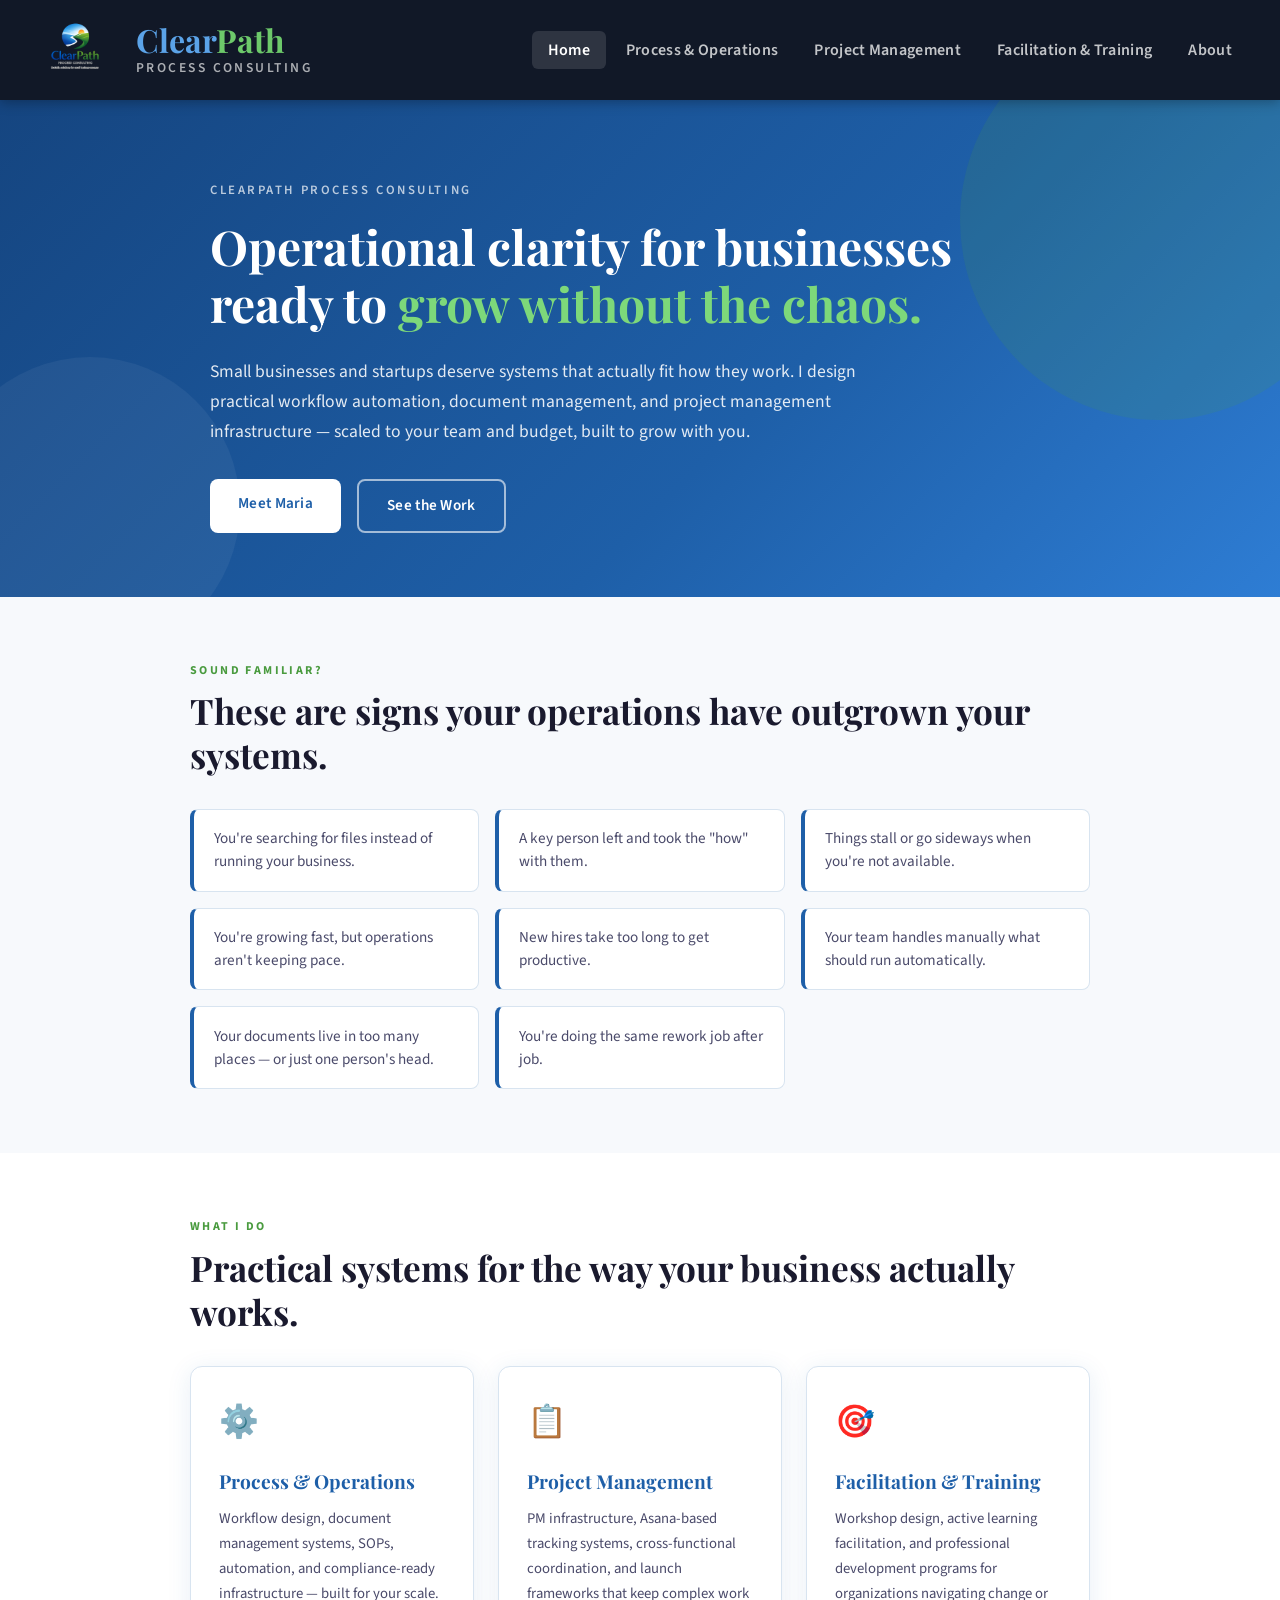
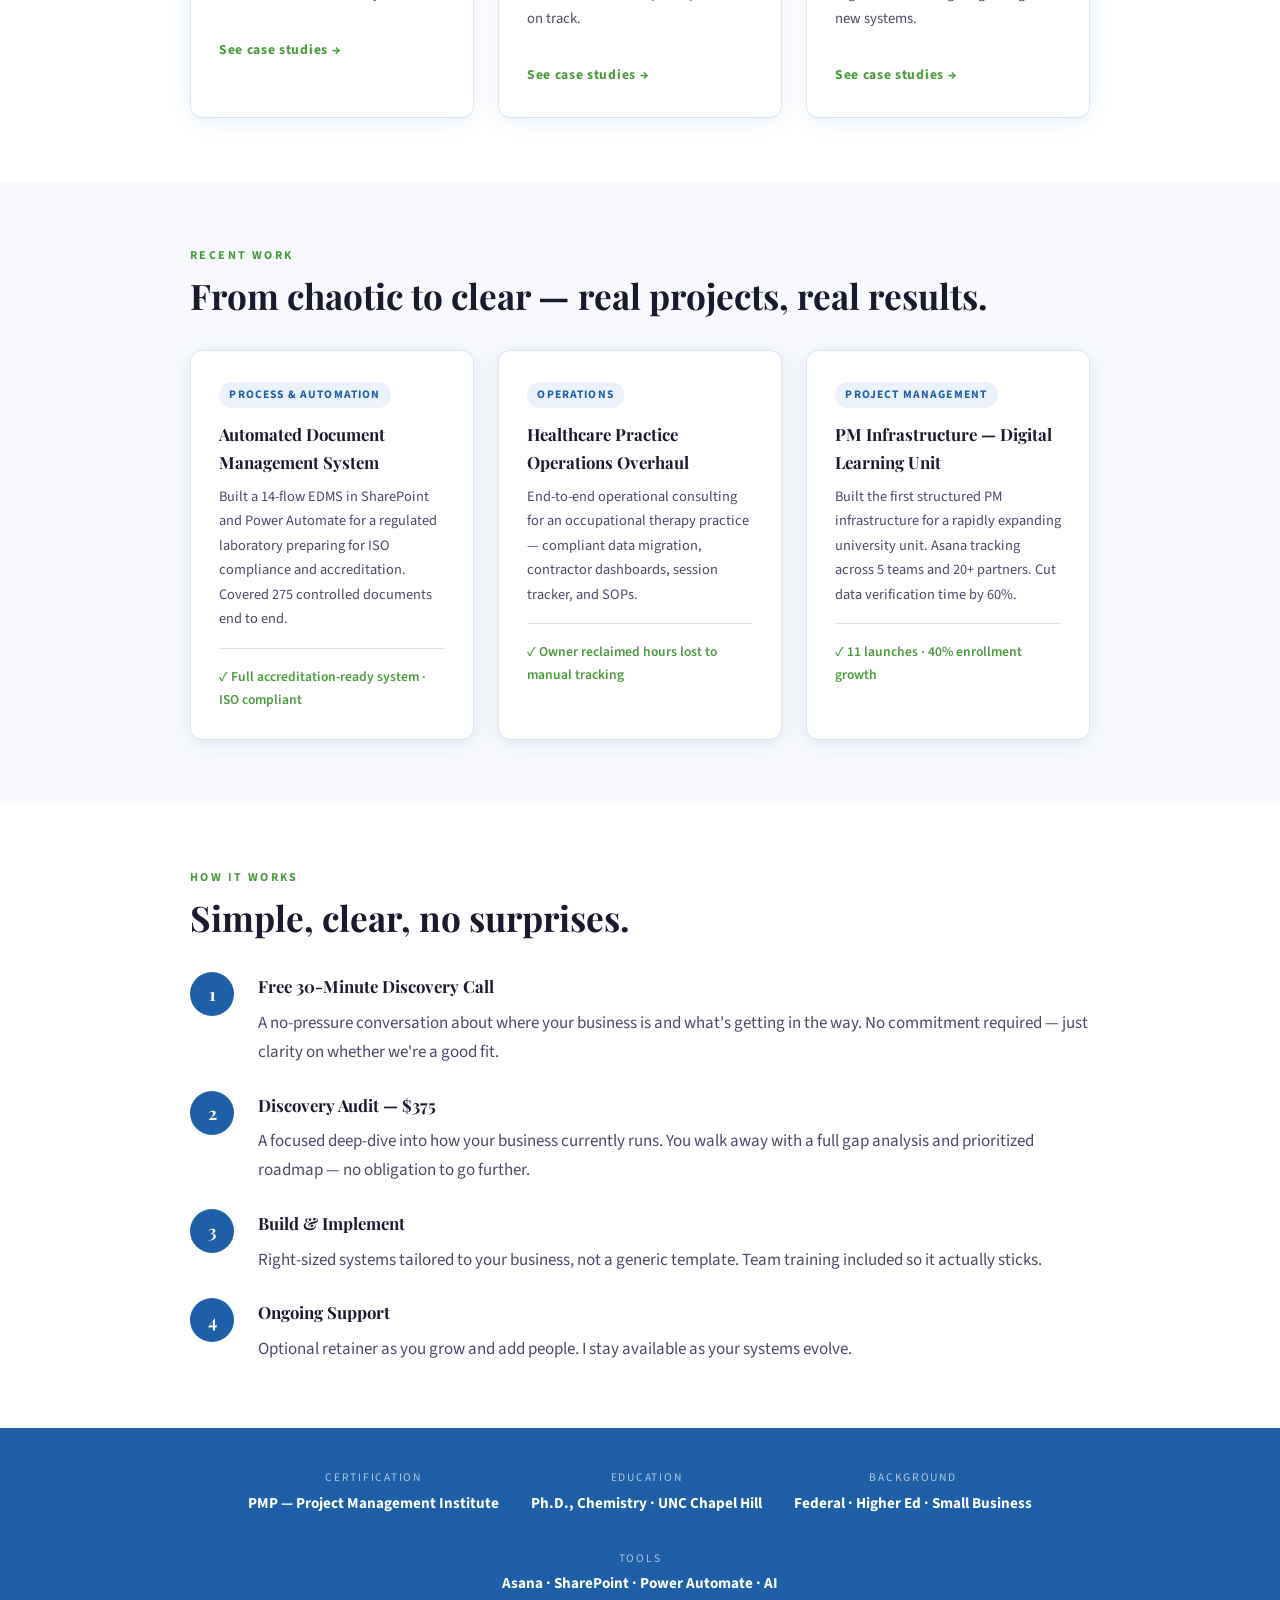
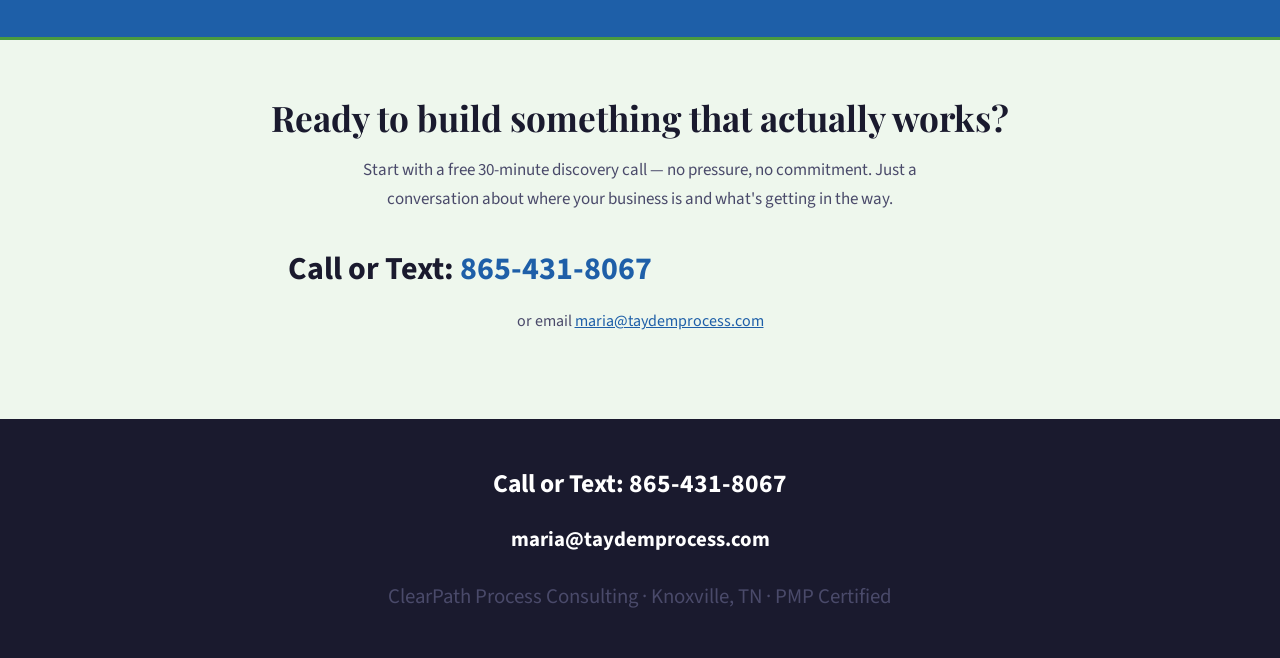
<file: index.html>
<!DOCTYPE html>
<html lang="en">
<head>
  <meta charset="UTF-8">
  <meta name="viewport" content="width=device-width, initial-scale=1.0">
  <title>ClearPath Process Consulting — Workflow & Operations for Small Business</title>
  <link rel="stylesheet" href="css/style.css?v=2">
</head>
<body>

<nav>
  <a href="index.html" class="nav-brand">
    <img src="logo.png" class="nav-logo" alt="ClearPath Process Consulting">
    <div class="nav-wordmark">
      <span class="brand-line"><span class="clear">Clear</span><span class="path">Path</span></span>
      <span class="sub">Process Consulting</span>
    </div>
  </a>
  <ul class="nav-links">
    <li><a href="index.html" class="active">Home</a></li>
    <li><a href="pages/operations.html">Process &amp; Operations</a></li>
    <li><a href="pages/project-management.html">Project Management</a></li>
    <li><a href="pages/facilitation.html">Facilitation &amp; Training</a></li>
    <li><a href="pages/about.html">About</a></li>
  </ul>
</nav>

<section class="hero">
  <div class="hero-inner">
    <p class="hero-eyebrow">ClearPath Process Consulting</p>
    <h1>Operational clarity for businesses ready to <em>grow without the chaos.</em></h1>
    <p class="hero-sub">Small businesses and startups deserve systems that actually fit how they work. I design practical workflow automation, document management, and project management infrastructure — scaled to your team and budget, built to grow with you.</p>
    <div class="hero-cta">
      <a href="pages/about.html" class="btn btn-white">Meet Maria</a>
      <a href="pages/operations.html" class="btn btn-outline">See the Work</a>
    </div>
  </div>
</section>

<section class="pain-section">
  <div class="section-inner">
    <p class="section-label">Sound familiar?</p>
    <h2>These are signs your operations have outgrown your systems.</h2>
    <div class="pain-grid">
      <div class="pain-card">You're searching for files instead of running your business.</div>
      <div class="pain-card">A key person left and took the "how" with them.</div>
      <div class="pain-card">Things stall or go sideways when you're not available.</div>
      <div class="pain-card">You're growing fast, but operations aren't keeping pace.</div>
      <div class="pain-card">New hires take too long to get productive.</div>
      <div class="pain-card">Your team handles manually what should run automatically.</div>
      <div class="pain-card">Your documents live in too many places — or just one person's head.</div>
      <div class="pain-card">You're doing the same rework job after job.</div>
    </div>
  </div>
</section>

<section>
  <div class="section-inner">
    <p class="section-label">What I do</p>
    <h2>Practical systems for the way your business actually works.</h2>
    <div class="services-grid">
      <a href="pages/operations.html" class="service-card">
        <div class="service-icon">⚙️</div>
        <h3>Process &amp; Operations</h3>
        <p>Workflow design, document management systems, SOPs, automation, and compliance-ready infrastructure — built for your scale.</p>
        <span class="learn-more">See case studies →</span>
      </a>
      <a href="pages/project-management.html" class="service-card">
        <div class="service-icon">📋</div>
        <h3>Project Management</h3>
        <p>PM infrastructure, Asana-based tracking systems, cross-functional coordination, and launch frameworks that keep complex work on track.</p>
        <span class="learn-more">See case studies →</span>
      </a>
      <a href="pages/facilitation.html" class="service-card">
        <div class="service-icon">🎯</div>
        <h3>Facilitation &amp; Training</h3>
        <p>Workshop design, active learning facilitation, and professional development programs for organizations navigating change or new systems.</p>
        <span class="learn-more">See case studies →</span>
      </a>
    </div>
  </div>
</section>

<section class="case-studies">
  <div class="section-inner">
    <p class="section-label">Recent work</p>
    <h2>From chaotic to clear — real projects, real results.</h2>
    <div class="case-grid">
      <div class="case-card">
        <span class="case-tag">Process &amp; Automation</span>
        <h3>Automated Document Management System</h3>
        <p>Built a 14-flow EDMS in SharePoint and Power Automate for a regulated laboratory preparing for ISO compliance and accreditation. Covered 275 controlled documents end to end.</p>
        <div class="case-result">✓ Full accreditation-ready system · ISO compliant</div>
      </div>
      <div class="case-card">
        <span class="case-tag">Operations</span>
        <h3>Healthcare Practice Operations Overhaul</h3>
        <p>End-to-end operational consulting for an occupational therapy practice — compliant data migration, contractor dashboards, session tracker, and SOPs.</p>
        <div class="case-result">✓ Owner reclaimed hours lost to manual tracking</div>
      </div>
      <div class="case-card">
        <span class="case-tag">Project Management</span>
        <h3>PM Infrastructure — Digital Learning Unit</h3>
        <p>Built the first structured PM infrastructure for a rapidly expanding university unit. Asana tracking across 5 teams and 20+ partners. Cut data verification time by 60%.</p>
        <div class="case-result">✓ 11 launches · 40% enrollment growth</div>
      </div>
    </div>
  </div>
</section>

<section>
  <div class="section-inner">
    <p class="section-label">How it works</p>
    <h2>Simple, clear, no surprises.</h2>
    <div class="steps">
      <div class="step">
        <div class="step-num">1</div>
        <div class="step-body">
          <h3>Free 30-Minute Discovery Call</h3>
          <p>A no-pressure conversation about where your business is and what's getting in the way. No commitment required — just clarity on whether we're a good fit.</p>
        </div>
      </div>
      <div class="step">
        <div class="step-num">2</div>
        <div class="step-body">
          <h3>Discovery Audit — $375</h3>
          <p>A focused deep-dive into how your business currently runs. You walk away with a full gap analysis and prioritized roadmap — no obligation to go further.</p>
        </div>
      </div>
      <div class="step">
        <div class="step-num">3</div>
        <div class="step-body">
          <h3>Build &amp; Implement</h3>
          <p>Right-sized systems tailored to your business, not a generic template. Team training included so it actually sticks.</p>
        </div>
      </div>
      <div class="step">
        <div class="step-num">4</div>
        <div class="step-body">
          <h3>Ongoing Support</h3>
          <p>Optional retainer as you grow and add people. I stay available as your systems evolve.</p>
        </div>
      </div>
    </div>
  </div>
</section>

<div class="creds">
  <div class="creds-inner">
    <div class="cred-item"><div class="label">Certification</div><div class="value">PMP — Project Management Institute</div></div>
    <div class="cred-item"><div class="label">Education</div><div class="value">Ph.D., Chemistry · UNC Chapel Hill</div></div>
    <div class="cred-item"><div class="label">Background</div><div class="value">Federal · Higher Ed · Small Business</div></div>
    <div class="cred-item"><div class="label">Tools</div><div class="value">Asana · SharePoint · Power Automate · AI</div></div>
  </div>
</div>

<section class="cta-section">
  <div class="section-inner">
    <h2>Ready to build something that actually works?</h2>
    <p>Start with a free 30-minute discovery call — no pressure, no commitment. Just a conversation about where your business is and what's getting in the way.</p>
    <p style="font-size:2rem; font-weight:700; color:var(--dark); margin:1.5rem 0 0.5rem;">Call or Text: <a href="tel:8654318067" style="color:var(--blue); text-decoration:none;">865-431-8067</a></p>
    <p style="font-size:1rem; color:var(--mid);">or email <a href="mailto:maria@taydemprocess.com" style="color:var(--blue);">maria@taydemprocess.com</a></p>
  </div>
</section>

<footer>
  <p class="footer-contact">Call or Text: <a href="tel:8654318067">865-431-8067</a></p>
  <p><a href="mailto:maria@taydemprocess.com">maria@taydemprocess.com</a></p>
  <p>ClearPath Process Consulting · Knoxville, TN · PMP Certified</p>
</footer>

<script src="js/nav.js"></script>
</body>
</html>
</file>
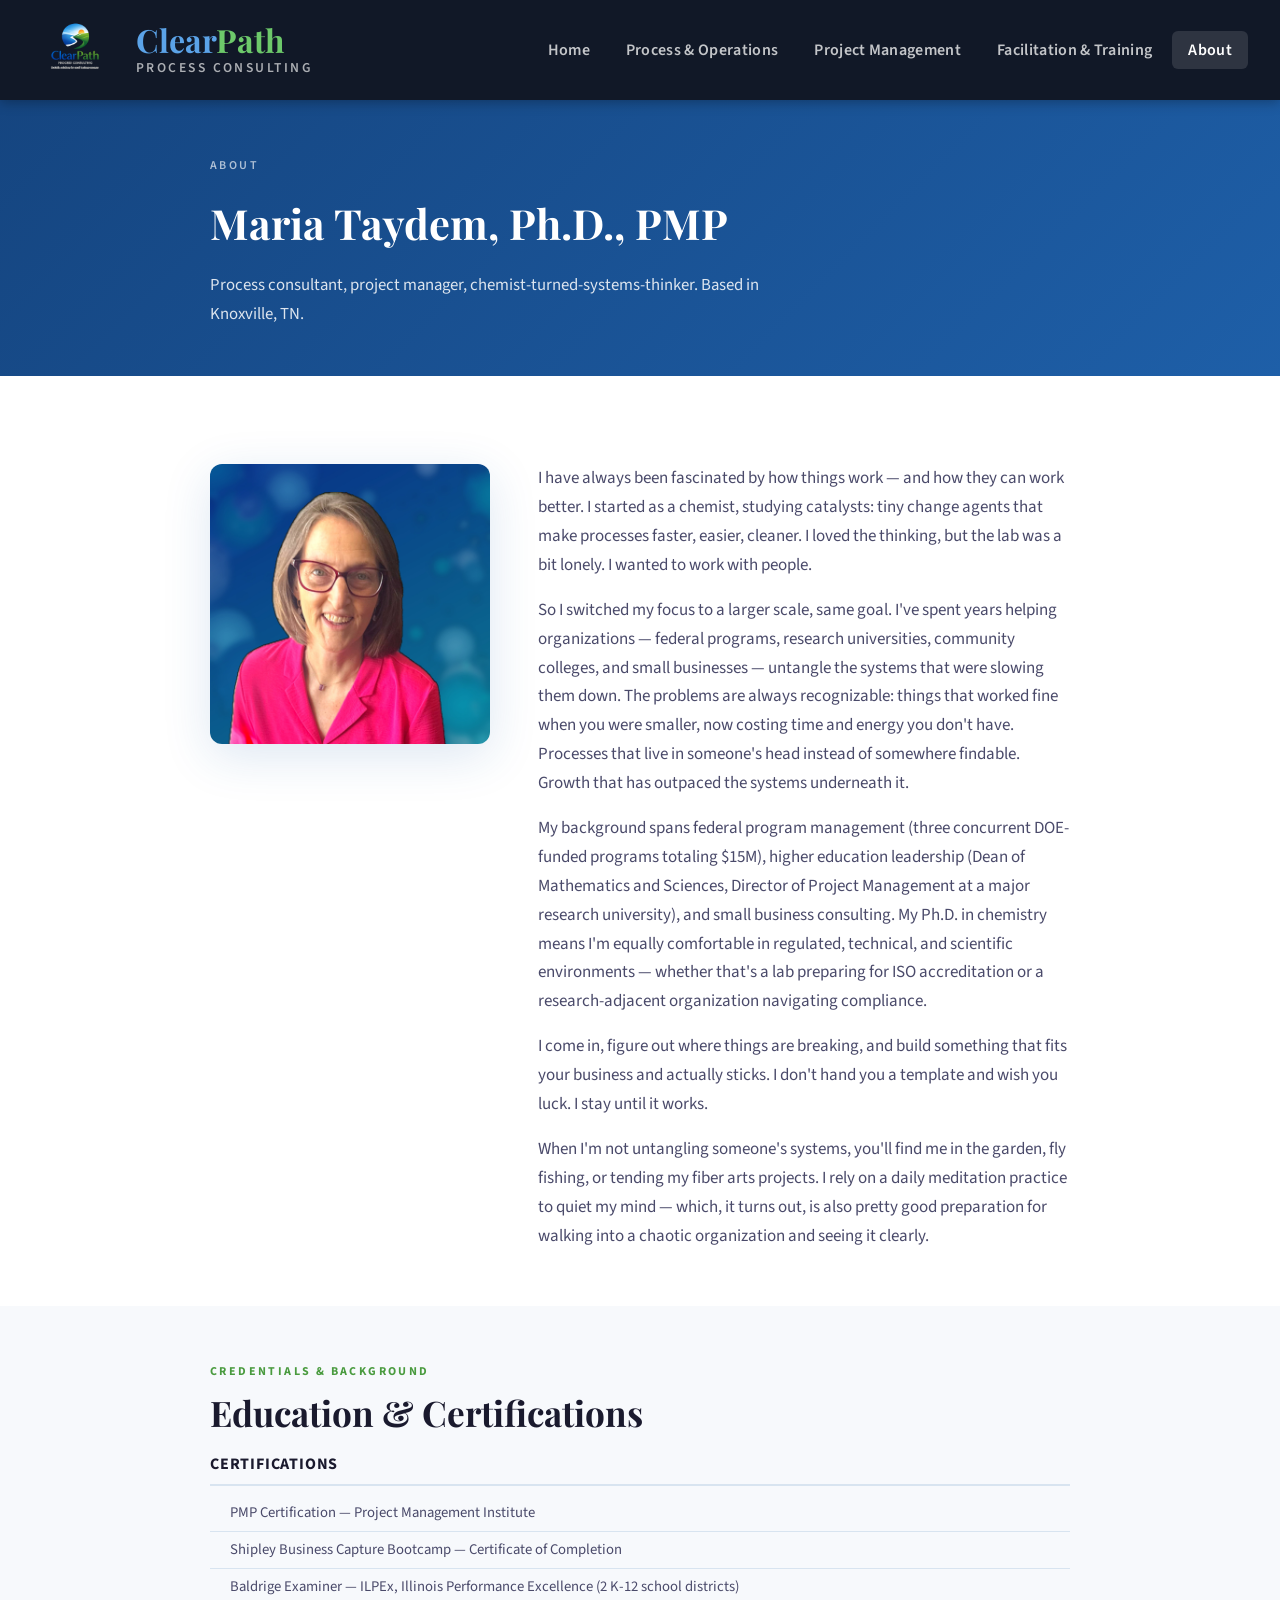
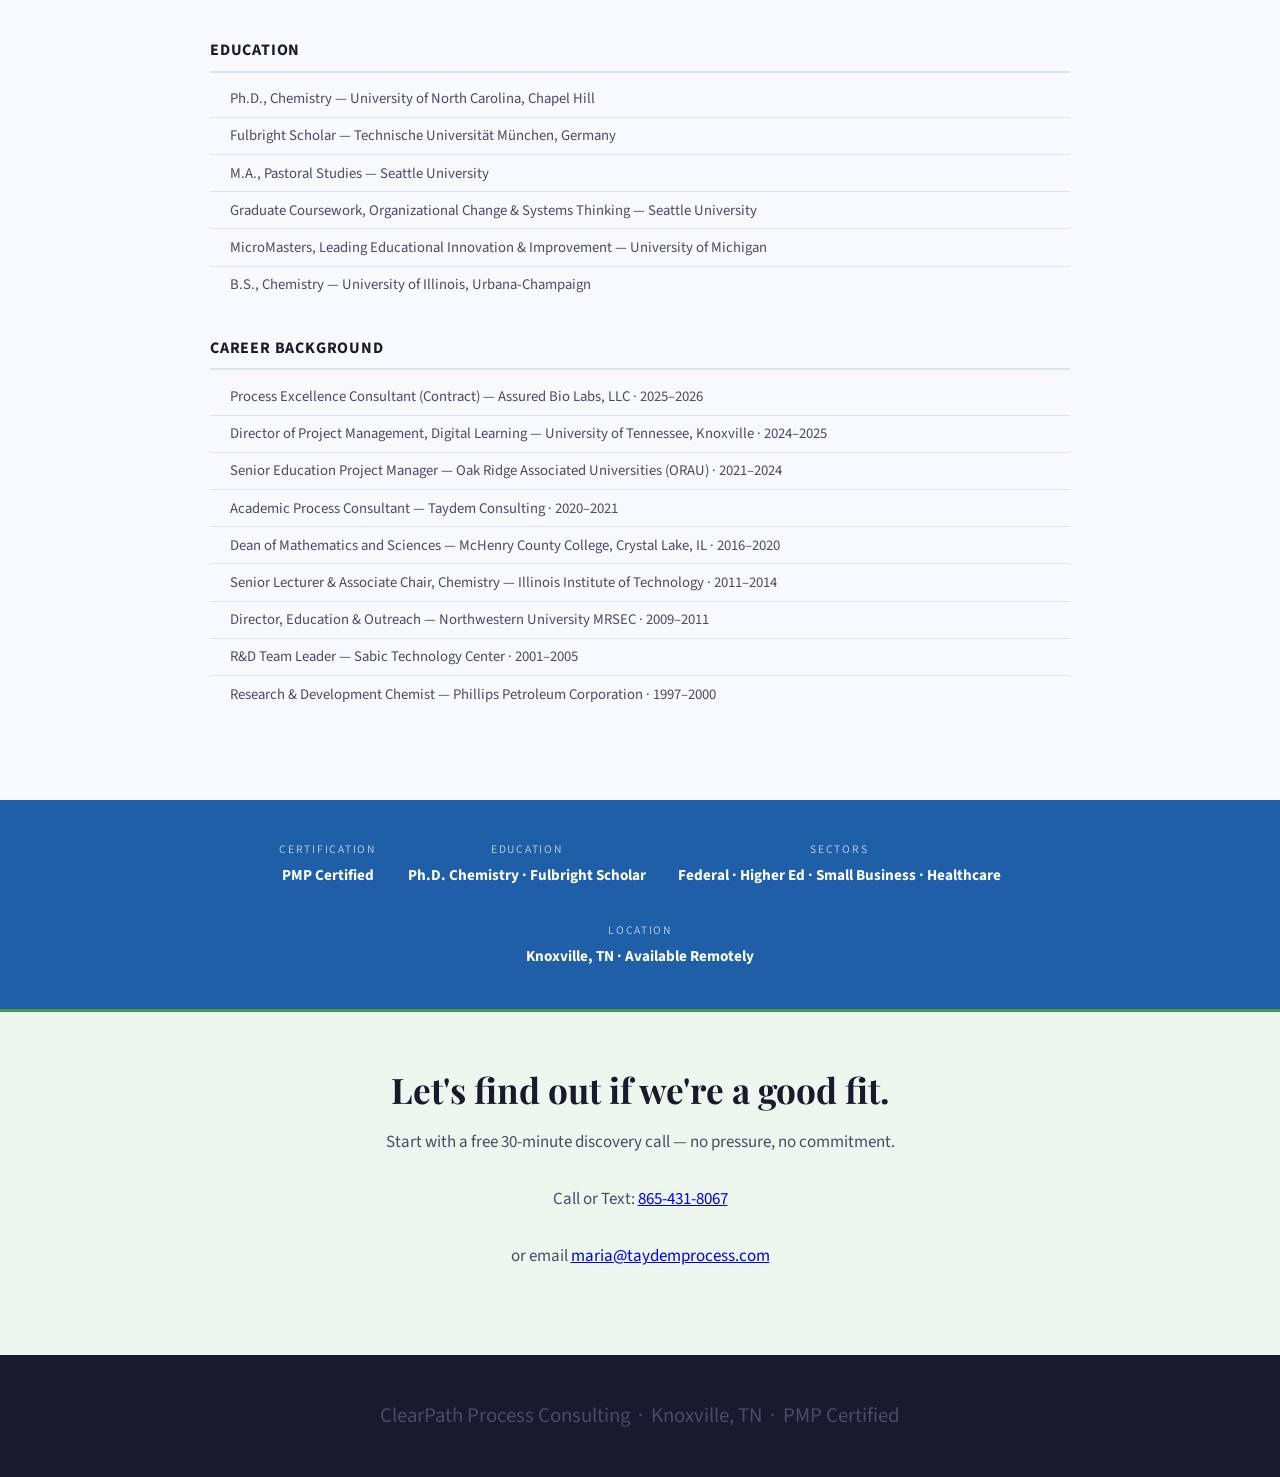
<file: pages/about.html>
<!DOCTYPE html>
<html lang="en">
<head>
  <meta charset="UTF-8">
  <meta name="viewport" content="width=device-width, initial-scale=1.0">
  <title>About — ClearPath Process Consulting</title>
  <link rel="stylesheet" href="../css/style.css?v=3">
</head>
<body>

<nav>
  <a href="../index.html" class="nav-brand">
    <img src="../logo.png" class="nav-logo" alt="ClearPath Process Consulting">
    <div class="nav-wordmark">
      <span class="brand-line"><span class="clear">Clear</span><span class="path">Path</span></span>
      <span class="sub">Process Consulting</span>
    </div>
  </a>
  <ul class="nav-links">
    <li><a href="../index.html">Home</a></li>
    <li><a href="operations.html">Process &amp; Operations</a></li>
    <li><a href="project-management.html">Project Management</a></li>
    <li><a href="facilitation.html">Facilitation &amp; Training</a></li>
    <li><a href="about.html" class="active">About</a></li>
  </ul>
</nav>

<div class="page-hero">
  <div class="page-hero-inner">
    <p class="eyebrow">About</p>
    <h1>Maria Taydem, Ph.D., PMP</h1>
    <p>Process consultant, project manager, chemist-turned-systems-thinker. Based in <span style="white-space:nowrap;">Knoxville, TN.</span></p>
  </div>
</div>

<div class="detail-section">
  <div class="detail-inner">
    <div class="about-grid">
      <div>
        <img src="../photo.jpg" class="about-photo" alt="Maria Taydem">
      </div>
      <div>
        <p>I have always been fascinated by how things work — and how they can work better. I started as a chemist, studying catalysts: tiny change agents that make processes faster, easier, cleaner. I loved the thinking, but the lab was a bit lonely. I wanted to work with people.</p>
        <p>So I switched my focus to a larger scale, same goal. I've spent years helping organizations — federal programs, research universities, community colleges, and small businesses — untangle the systems that were slowing them down. The problems are always recognizable: things that worked fine when you were smaller, now costing time and energy you don't have. Processes that live in someone's head instead of somewhere findable. Growth that has outpaced the systems underneath it.</p>
        <p>My background spans federal program management (three concurrent DOE-funded programs totaling $15M), higher education leadership (Dean of Mathematics and Sciences, Director of Project Management at a major research university), and small business consulting. My Ph.D. in chemistry means I'm equally comfortable in regulated, technical, and scientific environments — whether that's a lab preparing for ISO accreditation or a research-adjacent organization navigating compliance.</p>
        <p>I come in, figure out where things are breaking, and build something that fits your business and actually sticks. I don't hand you a template and wish you luck. I stay until it works.</p>
        <p>When I'm not untangling someone's systems, you'll find me in the garden, fly fishing, or tending my fiber arts projects. I rely on a daily meditation practice to quiet my mind — which, it turns out, is also pretty good preparation for walking into a chaotic organization and seeing it clearly.</p>
      </div>
    </div>
  </div>
</div>

<div class="detail-section">
  <div class="detail-inner">
    <p class="section-label">Credentials &amp; Background</p>
    <h2>Education &amp; Certifications</h2>

    <div class="cred-group">
      <h3>Certifications</h3>
      <ul>
        <li>PMP Certification — Project Management Institute</li>
        <li>Shipley Business Capture Bootcamp — Certificate of Completion</li>
        <li>Baldrige Examiner — ILPEx, Illinois Performance Excellence (2 K-12 school districts)</li>
      </ul>
    </div>

    <div class="cred-group">
      <h3>Education</h3>
      <ul>
        <li>Ph.D., Chemistry — University of North Carolina, Chapel Hill</li>
        <li>Fulbright Scholar — Technische Universität München, Germany</li>
        <li>M.A., Pastoral Studies — Seattle University</li>
        <li>Graduate Coursework, Organizational Change &amp; Systems Thinking — Seattle University</li>
        <li>MicroMasters, Leading Educational Innovation &amp; Improvement — University of Michigan</li>
        <li>B.S., Chemistry — University of Illinois, Urbana-Champaign</li>
      </ul>
    </div>

    <div class="cred-group">
      <h3>Career Background</h3>
      <ul>
        <li>Process Excellence Consultant (Contract) — Assured Bio Labs, LLC · 2025–2026</li>
        <li>Director of Project Management, Digital Learning — University of Tennessee, Knoxville · 2024–2025</li>
        <li>Senior Education Project Manager — Oak Ridge Associated Universities (ORAU) · 2021–2024</li>
        <li>Academic Process Consultant — Taydem Consulting · 2020–2021</li>
        <li>Dean of Mathematics and Sciences — McHenry County College, Crystal Lake, IL · 2016–2020</li>
        <li>Senior Lecturer &amp; Associate Chair, Chemistry — Illinois Institute of Technology · 2011–2014</li>
        <li>Director, Education &amp; Outreach — Northwestern University MRSEC · 2009–2011</li>
        <li>R&amp;D Team Leader — Sabic Technology Center · 2001–2005</li>
        <li>Research &amp; Development Chemist — Phillips Petroleum Corporation · 1997–2000</li>
      </ul>
    </div>

  </div>
</div>

<div class="creds">
  <div class="creds-inner">
    <div class="cred-item"><div class="label">Certification</div><div class="value">PMP Certified</div></div>
    <div class="cred-item"><div class="label">Education</div><div class="value">Ph.D. Chemistry · Fulbright Scholar</div></div>
    <div class="cred-item"><div class="label">Sectors</div><div class="value">Federal · Higher Ed · Small Business · Healthcare</div></div>
    <div class="cred-item"><div class="label">Location</div><div class="value">Knoxville, TN · Available Remotely</div></div>
  </div>
</div>

<section class="cta-section">
  <div class="section-inner">
    <h2>Let's find out if we're a good fit.</h2>
    <p>Start with a free 30-minute discovery call — no pressure, no commitment.</p>
    <p class="cta-phone">Call or Text: <a href="tel:8654318067">865-431-8067</a></p>
    <p class="cta-email">or email <a href="mailto:maria@taydemprocess.com">maria@taydemprocess.com</a></p>
  </div>
</section>

<footer>
  <p>ClearPath Process Consulting &nbsp;&middot;&nbsp; Knoxville, TN &nbsp;&middot;&nbsp; PMP Certified</p>
</footer>

<script src="../js/nav.js"></script>
</body>
</html>
</file>
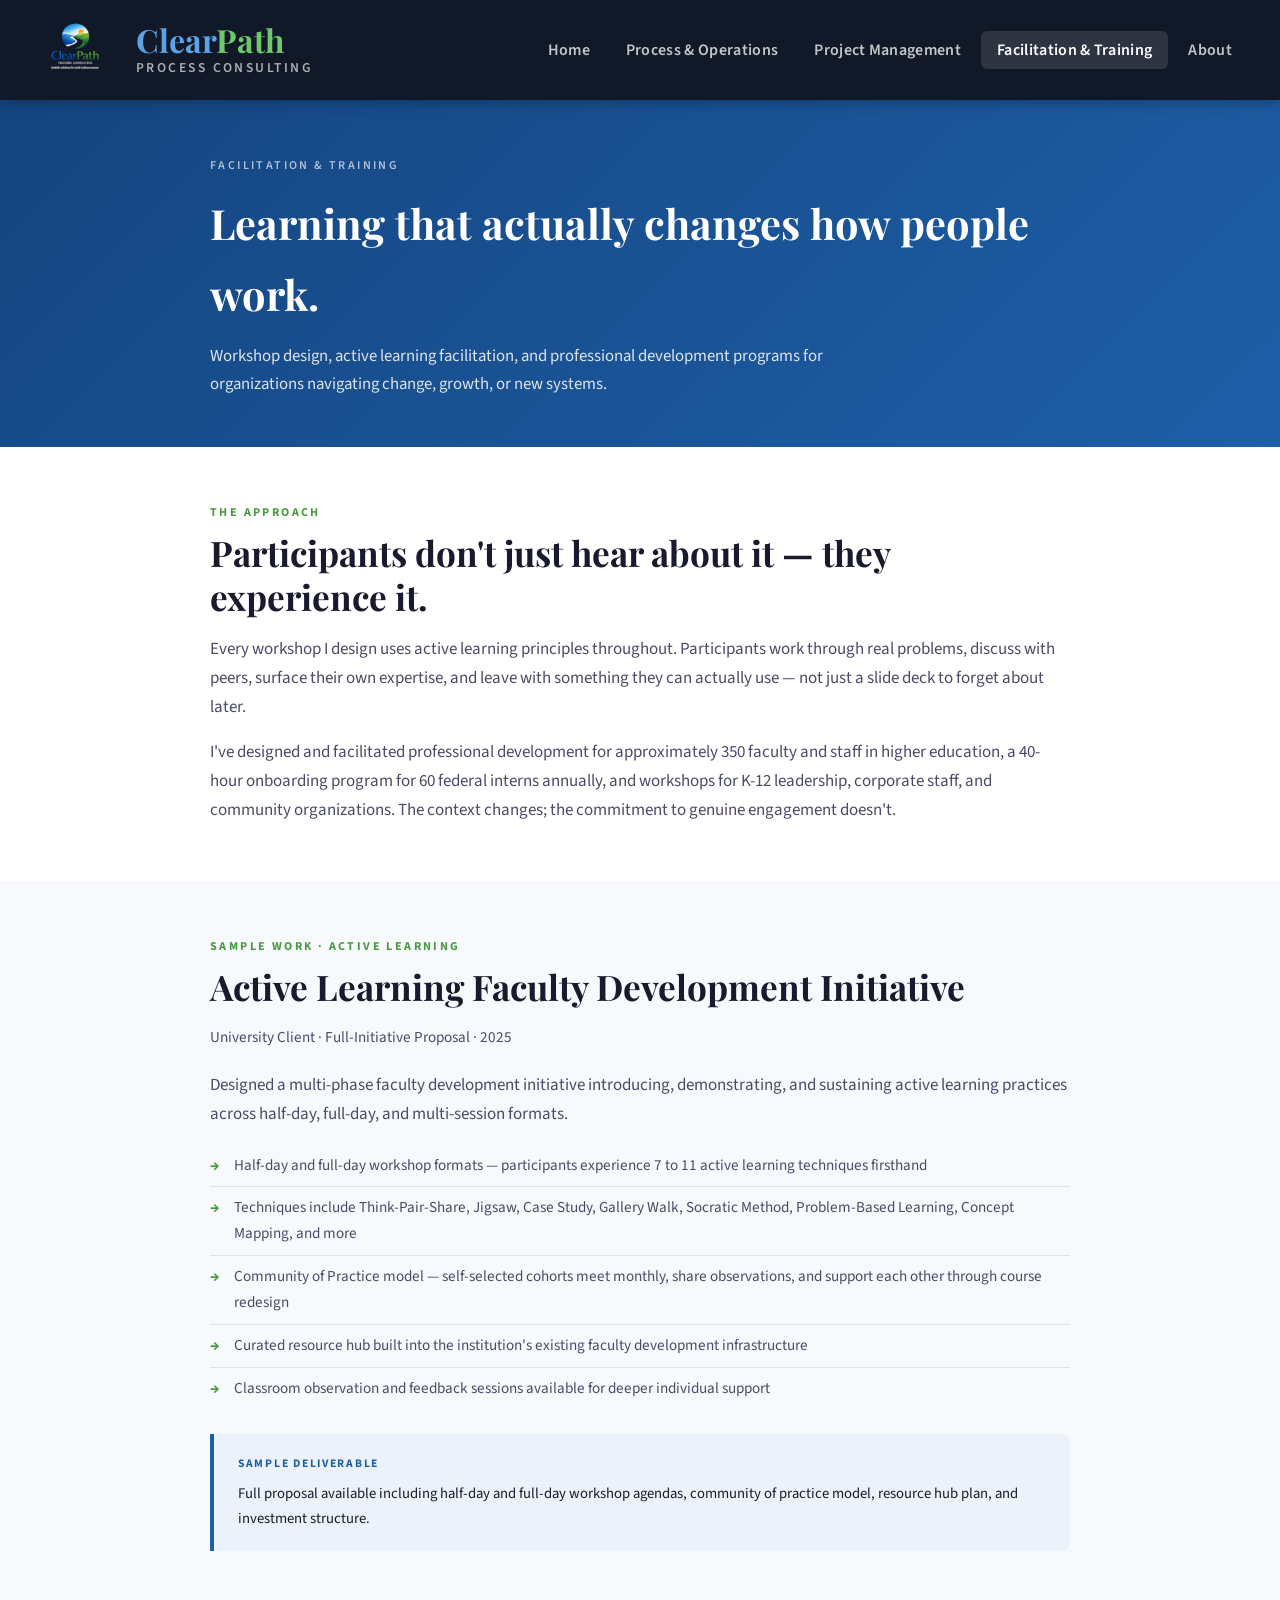
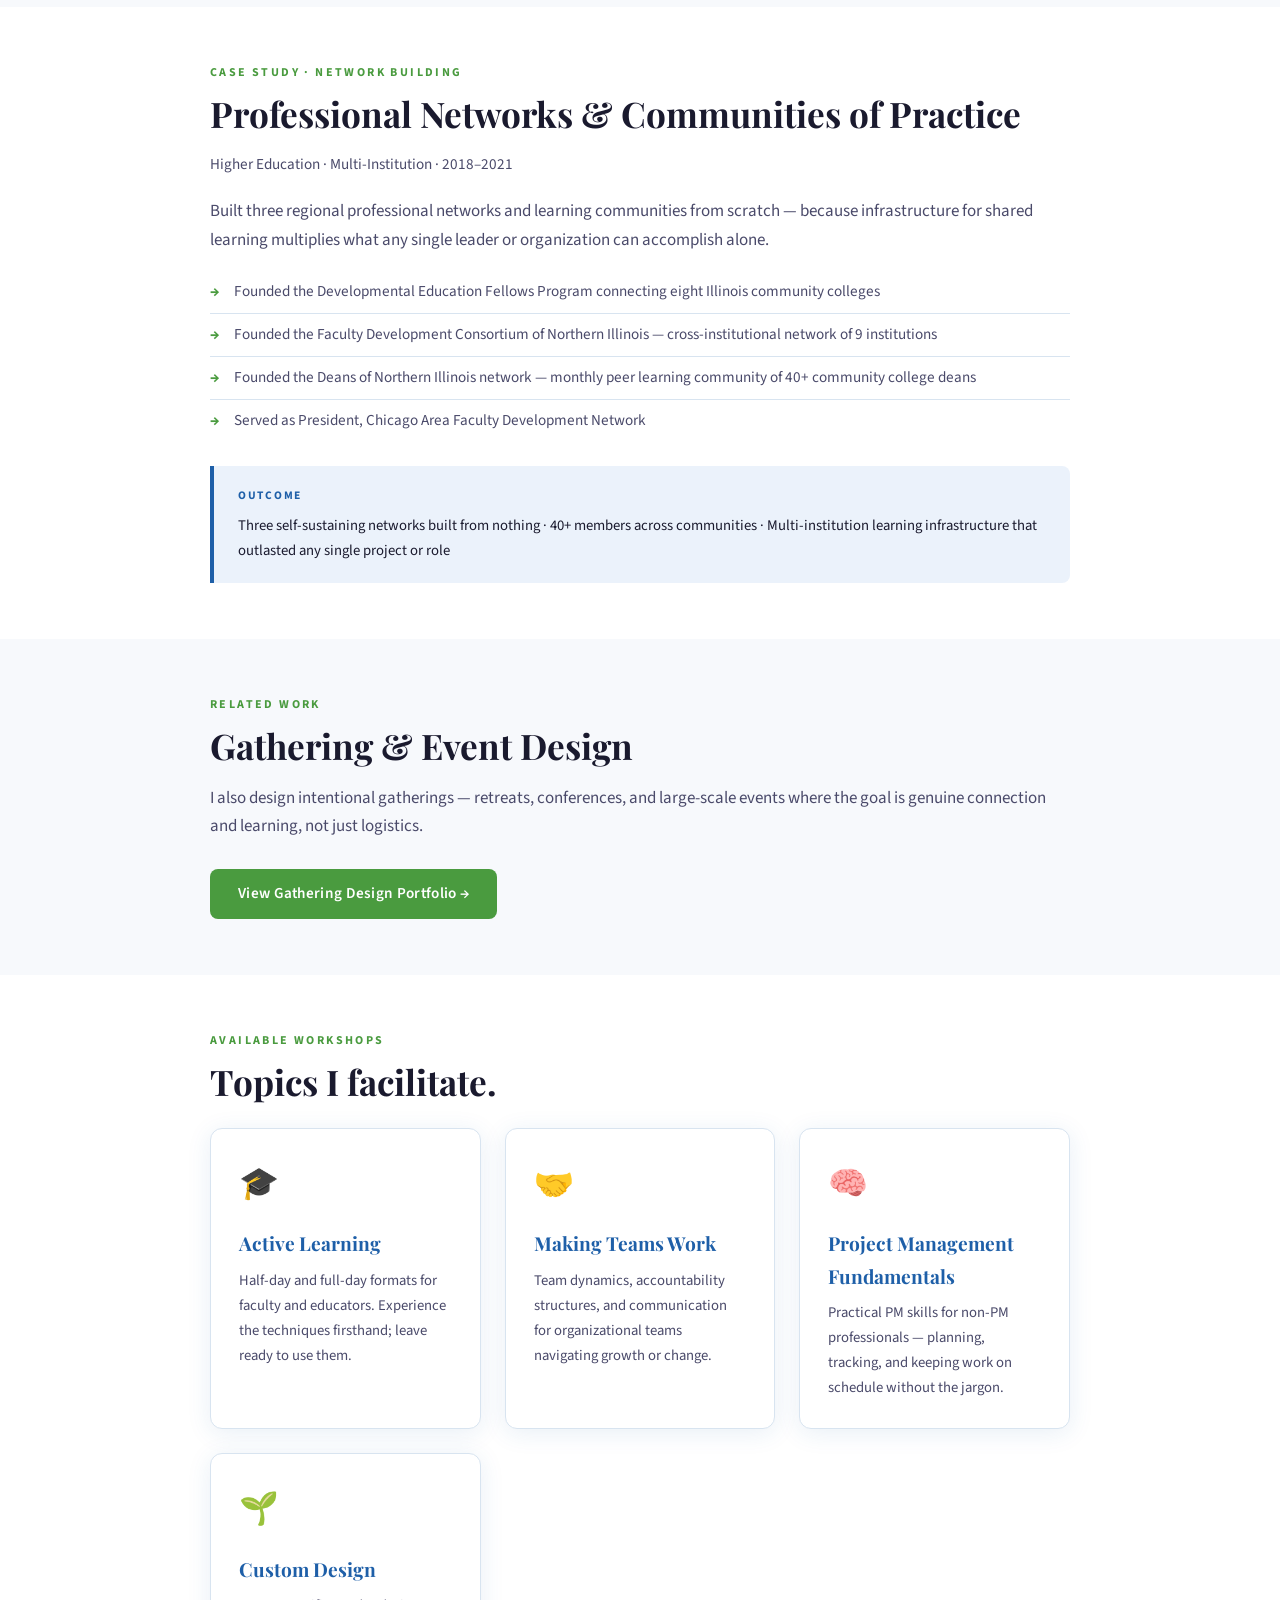
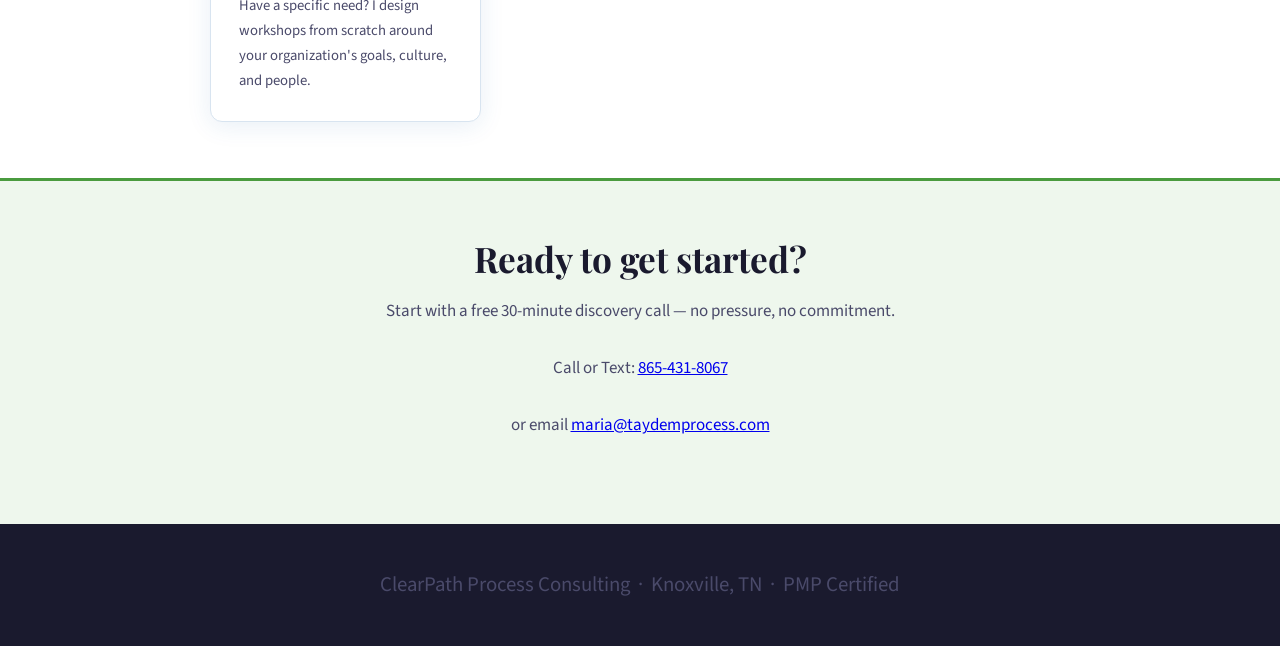
<file: pages/facilitation.html>
<!DOCTYPE html>
<html lang="en">
<head>
  <meta charset="UTF-8">
  <meta name="viewport" content="width=device-width, initial-scale=1.0">
  <title>Facilitation & Training — ClearPath Process Consulting</title>
  <link rel="stylesheet" href="../css/style.css?v=3">
</head>
<body>

<nav>
  <a href="../index.html" class="nav-brand">
    <img src="../logo.png" class="nav-logo" alt="ClearPath Process Consulting">
    <div class="nav-wordmark">
      <span class="brand-line"><span class="clear">Clear</span><span class="path">Path</span></span>
      <span class="sub">Process Consulting</span>
    </div>
  </a>
  <ul class="nav-links">
    <li><a href="../index.html">Home</a></li>
    <li><a href="operations.html">Process &amp; Operations</a></li>
    <li><a href="project-management.html">Project Management</a></li>
    <li><a href="facilitation.html" class="active">Facilitation &amp; Training</a></li>
    <li><a href="about.html">About</a></li>
  </ul>
</nav>

<div class="page-hero">
  <div class="page-hero-inner">
    <p class="eyebrow">Facilitation &amp; Training</p>
    <h1>Learning that actually changes how people work.</h1>
    <p>Workshop design, active learning facilitation, and professional development programs for organizations navigating change, growth, or new systems.</p>
  </div>
</div>

<div class="detail-section">
  <div class="detail-inner">
    <p class="section-label">The approach</p>
    <h2>Participants don't just hear about it — they experience it.</h2>
    <p>Every workshop I design uses active learning principles throughout. Participants work through real problems, discuss with peers, surface their own expertise, and leave with something they can actually use — not just a slide deck to forget about later.</p>
    <p>I've designed and facilitated professional development for approximately 350 faculty and staff in higher education, a 40-hour onboarding program for 60 federal interns annually, and workshops for K-12 leadership, corporate staff, and community organizations. The context changes; the commitment to genuine engagement doesn't.</p>
  </div>
</div>

<div class="detail-section">
  <div class="detail-inner">
    <p class="section-label">Sample Work · Active Learning</p>
    <h2>Active Learning Faculty Development Initiative</h2>
    <h3 style="color:var(--mid); font-family:'Source Sans 3',sans-serif; font-size:0.95rem; font-weight:400; margin-bottom:1.25rem;">University Client · Full-Initiative Proposal · 2025</h3>
    <p>Designed a multi-phase faculty development initiative introducing, demonstrating, and sustaining active learning practices across half-day, full-day, and multi-session formats.</p>
    <ul class="bullets">
      <li>Half-day and full-day workshop formats — participants experience 7 to 11 active learning techniques firsthand</li>
      <li>Techniques include Think-Pair-Share, Jigsaw, Case Study, Gallery Walk, Socratic Method, Problem-Based Learning, Concept Mapping, and more</li>
      <li>Community of Practice model — self-selected cohorts meet monthly, share observations, and support each other through course redesign</li>
      <li>Curated resource hub built into the institution's existing faculty development infrastructure</li>
      <li>Classroom observation and feedback sessions available for deeper individual support</li>
    </ul>
    <div class="result-box">
      <div class="result-label">Sample deliverable</div>
      <p>Full proposal available including half-day and full-day workshop agendas, community of practice model, resource hub plan, and investment structure.</p>
    </div>
  </div>
</div>

<div class="detail-section">
  <div class="detail-inner">
    <p class="section-label">Case Study · Network Building</p>
    <h2>Professional Networks &amp; Communities of Practice</h2>
    <h3 style="color:var(--mid); font-family:'Source Sans 3',sans-serif; font-size:0.95rem; font-weight:400; margin-bottom:1.25rem;">Higher Education · Multi-Institution · 2018–2021</h3>
    <p>Built three regional professional networks and learning communities from scratch — because infrastructure for shared learning multiplies what any single leader or organization can accomplish alone.</p>
    <ul class="bullets">
      <li>Founded the Developmental Education Fellows Program connecting eight Illinois community colleges</li>
      <li>Founded the Faculty Development Consortium of Northern Illinois — cross-institutional network of 9 institutions</li>
      <li>Founded the Deans of Northern Illinois network — monthly peer learning community of 40+ community college deans</li>
      <li>Served as President, Chicago Area Faculty Development Network</li>
    </ul>
    <div class="result-box">
      <div class="result-label">Outcome</div>
      <p>Three self-sustaining networks built from nothing · 40+ members across communities · Multi-institution learning infrastructure that outlasted any single project or role</p>
    </div>
  </div>
</div>

<div class="detail-section">
  <div class="detail-inner">
    <p class="section-label">Related work</p>
    <h2>Gathering &amp; Event Design</h2>
    <p>I also design intentional gatherings — retreats, conferences, and large-scale events where the goal is genuine connection and learning, not just logistics.</p>
    <a href="https://mariataydem.github.io/Gathering-Design/" target="_blank" class="btn btn-green" style="margin-top:0.75rem; display:inline-block;">View Gathering Design Portfolio →</a>
  </div>
</div>

<div class="detail-section">
  <div class="detail-inner">
    <p class="section-label">Available workshops</p>
    <h2>Topics I facilitate.</h2>
    <div class="services-grid" style="margin-top:1.5rem;">
      <div class="service-card" style="pointer-events:none; cursor:default;">
        <div class="service-icon">🎓</div>
        <h3>Active Learning</h3>
        <p>Half-day and full-day formats for faculty and educators. Experience the techniques firsthand; leave ready to use them.</p>
      </div>
      <div class="service-card" style="pointer-events:none; cursor:default;">
        <div class="service-icon">🤝</div>
        <h3>Making Teams Work</h3>
        <p>Team dynamics, accountability structures, and communication for organizational teams navigating growth or change.</p>
      </div>
      <div class="service-card" style="pointer-events:none; cursor:default;">
        <div class="service-icon">🧠</div>
        <h3>Project Management Fundamentals</h3>
        <p>Practical PM skills for non-PM professionals — planning, tracking, and keeping work on schedule without the jargon.</p>
      </div>
      <div class="service-card" style="pointer-events:none; cursor:default;">
        <div class="service-icon">🌱</div>
        <h3>Custom Design</h3>
        <p>Have a specific need? I design workshops from scratch around your organization's goals, culture, and people.</p>
      </div>
    </div>
  </div>
</div>

<section class="cta-section">
  <div class="section-inner">
    <h2>Ready to get started?</h2>
    <p>Start with a free 30-minute discovery call — no pressure, no commitment.</p>
    <p class="cta-phone">Call or Text: <a href="tel:8654318067">865-431-8067</a></p>
    <p class="cta-email">or email <a href="mailto:maria@taydemprocess.com">maria@taydemprocess.com</a></p>
  </div>
</section>

<footer>
  <p>ClearPath Process Consulting &nbsp;&middot;&nbsp; Knoxville, TN &nbsp;&middot;&nbsp; PMP Certified</p>
</footer>

<script src="../js/nav.js"></script>
</body>
</html>
</file>
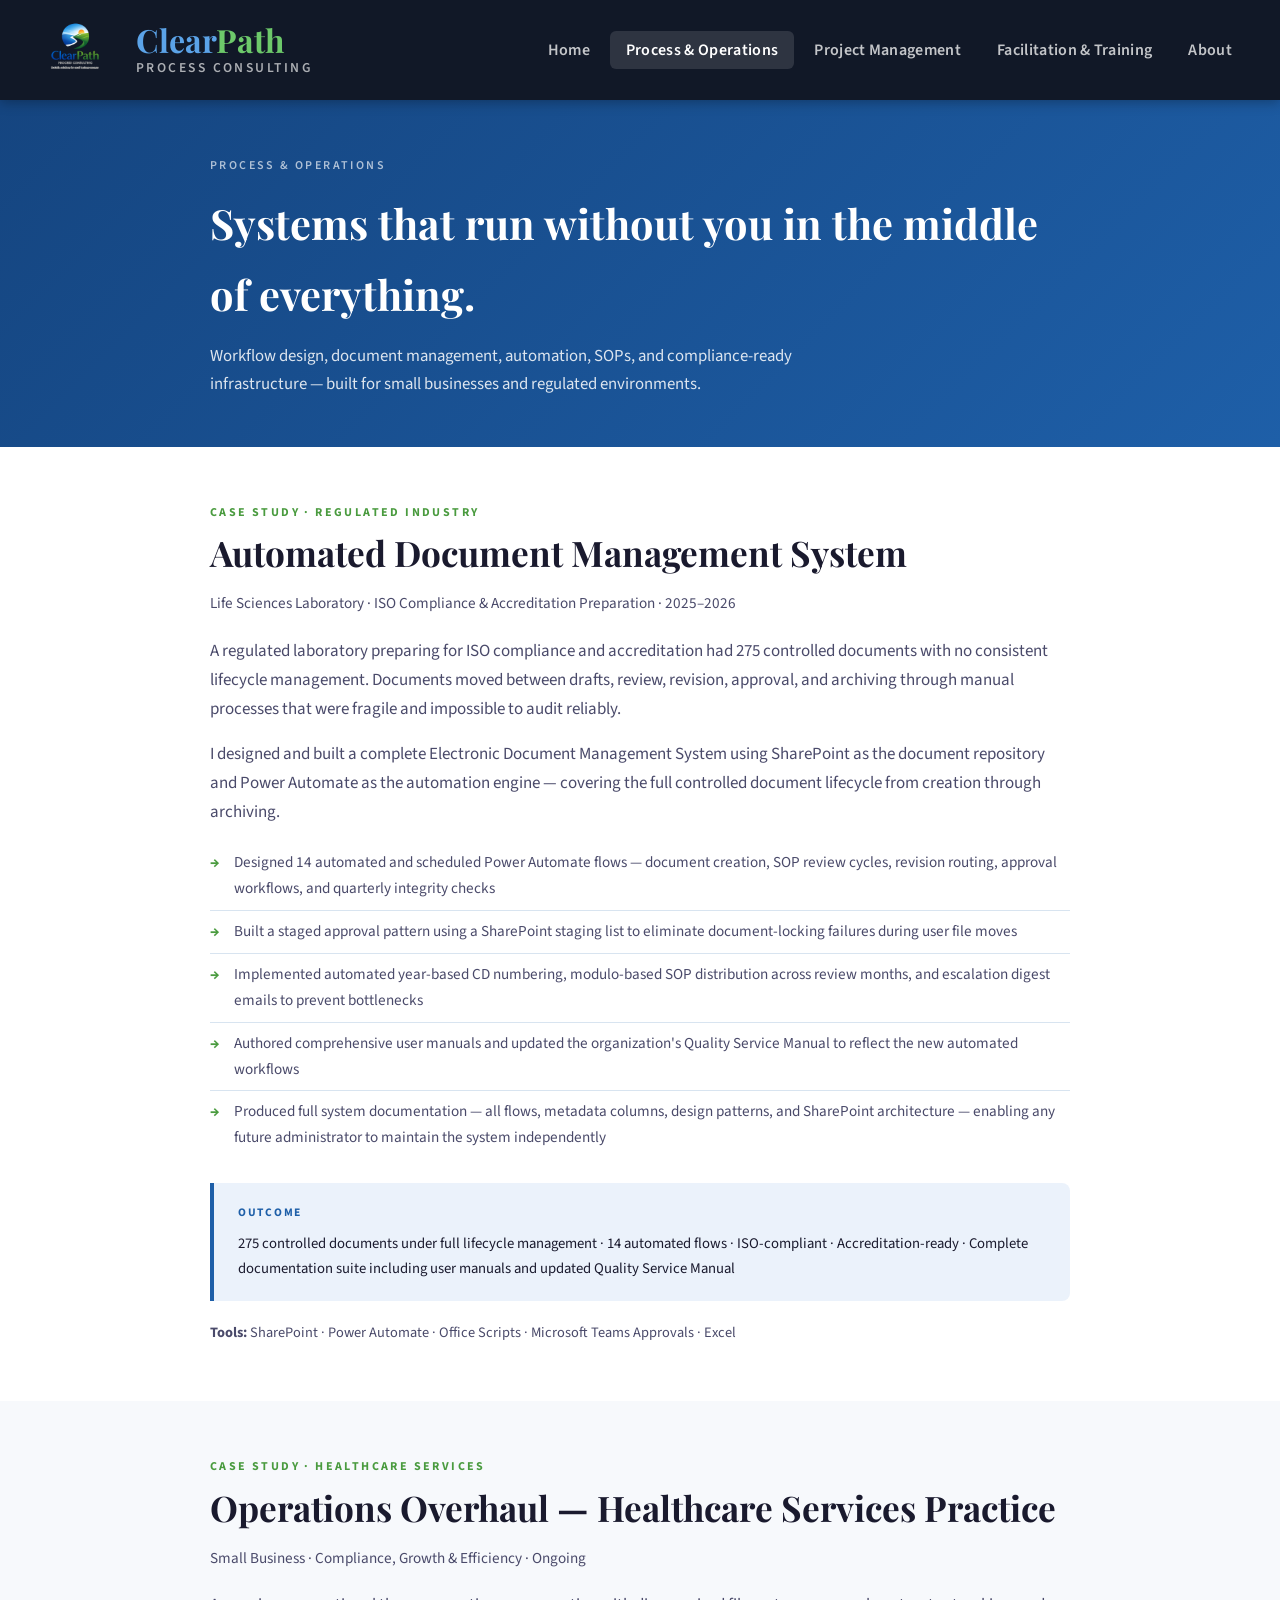
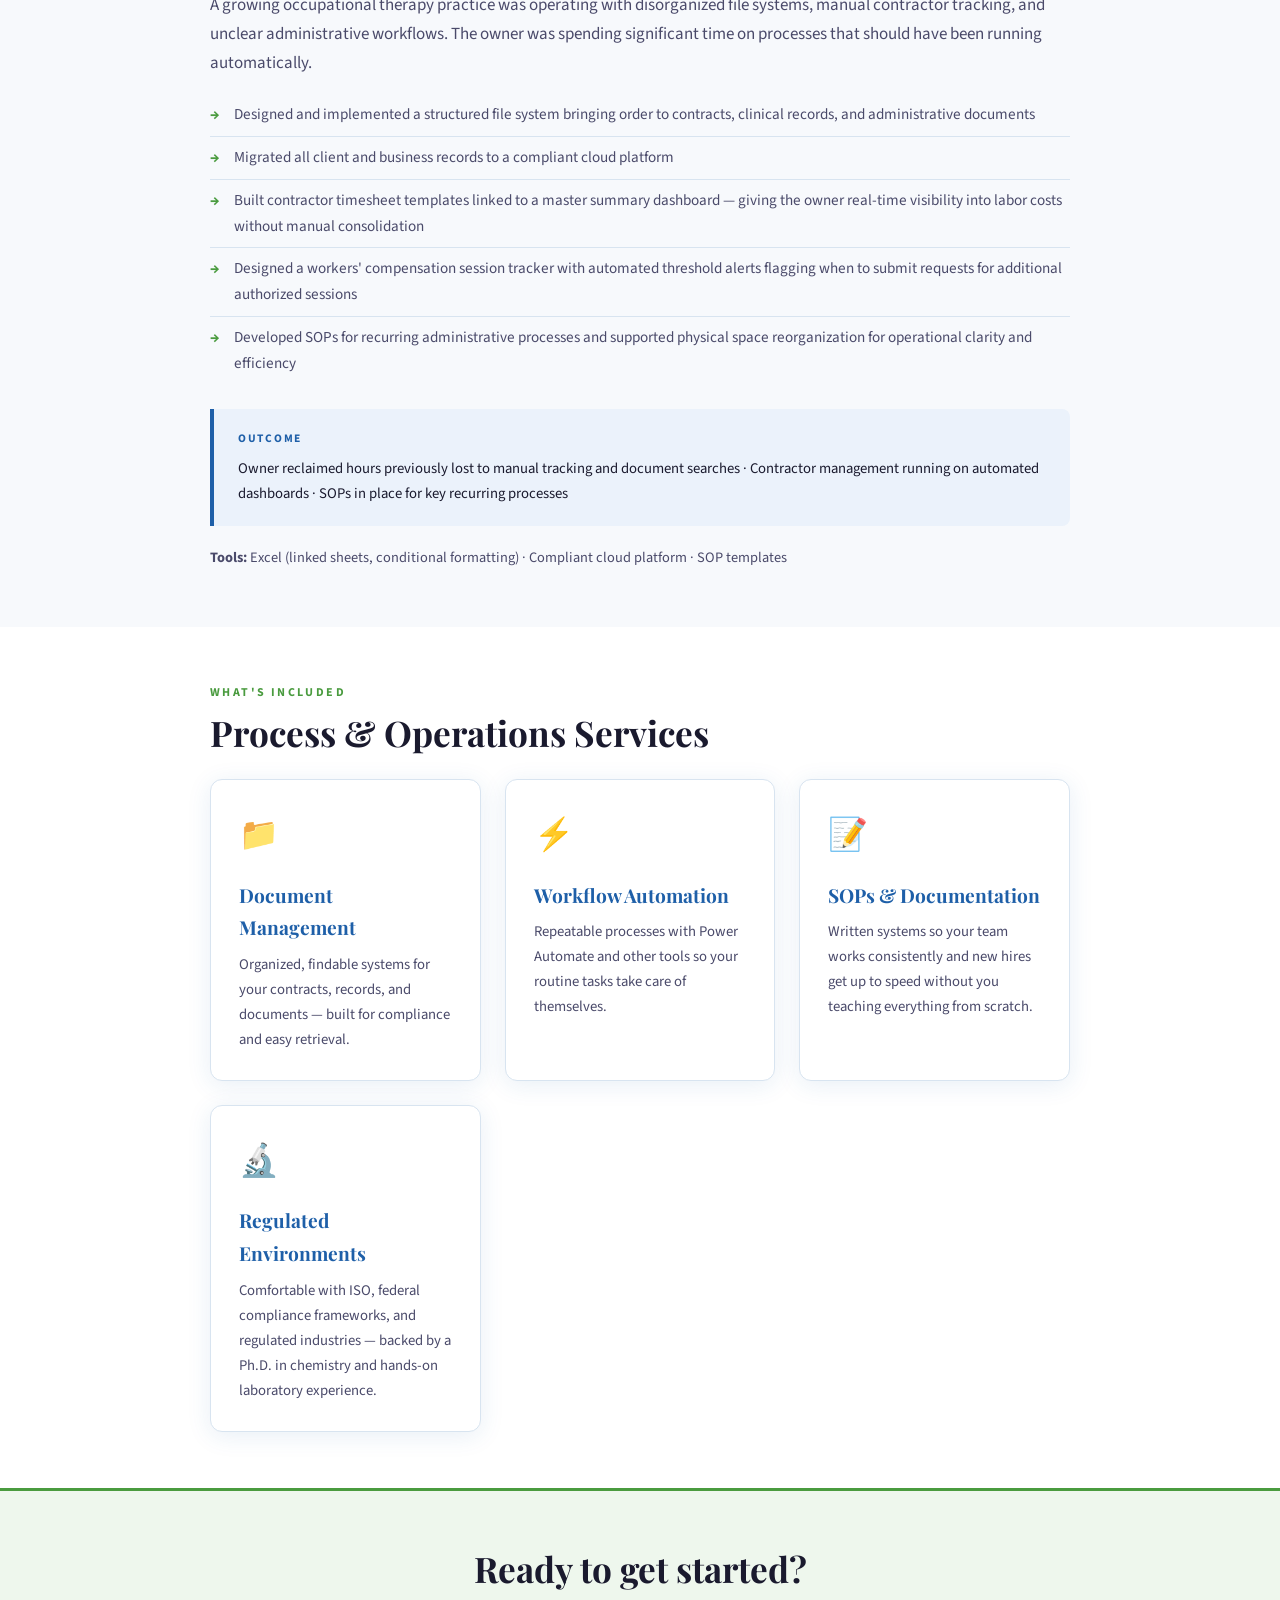
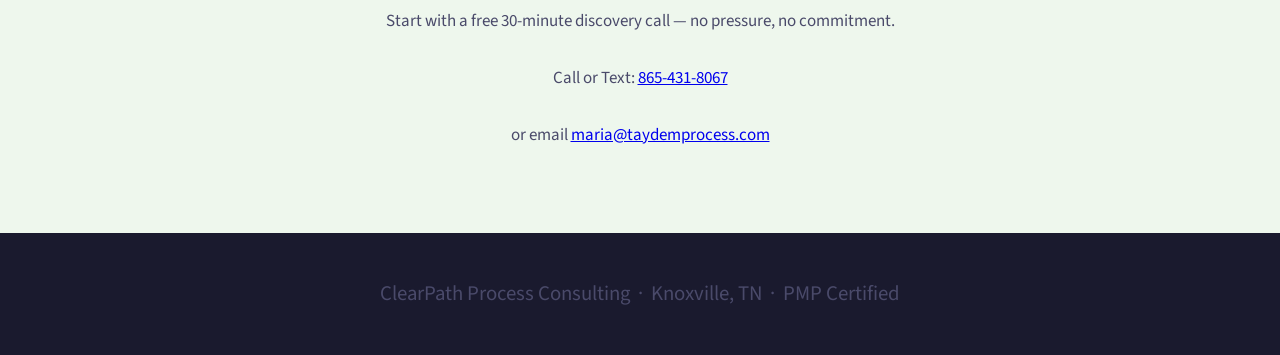
<file: pages/operations.html>
<!DOCTYPE html>
<html lang="en">
<head>
  <meta charset="UTF-8">
  <meta name="viewport" content="width=device-width, initial-scale=1.0">
  <title>Process & Operations — ClearPath Process Consulting</title>
  <link rel="stylesheet" href="../css/style.css?v=3">
</head>
<body>

<nav>
  <a href="../index.html" class="nav-brand">
    <img src="../logo.png" class="nav-logo" alt="ClearPath Process Consulting">
    <div class="nav-wordmark">
      <span class="brand-line"><span class="clear">Clear</span><span class="path">Path</span></span>
      <span class="sub">Process Consulting</span>
    </div>
  </a>
  <ul class="nav-links">
    <li><a href="../index.html">Home</a></li>
    <li><a href="operations.html" class="active">Process &amp; Operations</a></li>
    <li><a href="project-management.html">Project Management</a></li>
    <li><a href="facilitation.html">Facilitation &amp; Training</a></li>
    <li><a href="about.html">About</a></li>
  </ul>
</nav>

<div class="page-hero">
  <div class="page-hero-inner">
    <p class="eyebrow">Process &amp; Operations</p>
    <h1>Systems that run without you in the middle of everything.</h1>
    <p>Workflow design, document management, automation, SOPs, and compliance-ready infrastructure — built for small businesses and regulated environments.</p>
  </div>
</div>

<div class="detail-section">
  <div class="detail-inner">
    <p class="section-label">Case Study · Regulated Industry</p>
    <h2>Automated Document Management System</h2>
    <h3 style="color:var(--mid); font-family:'Source Sans 3',sans-serif; font-size:0.95rem; font-weight:400; margin-bottom:1.25rem;">Life Sciences Laboratory · ISO Compliance &amp; Accreditation Preparation · 2025–2026</h3>
    <p>A regulated laboratory preparing for ISO compliance and accreditation had 275 controlled documents with no consistent lifecycle management. Documents moved between drafts, review, revision, approval, and archiving through manual processes that were fragile and impossible to audit reliably.</p>
    <p>I designed and built a complete Electronic Document Management System using SharePoint as the document repository and Power Automate as the automation engine — covering the full controlled document lifecycle from creation through archiving.</p>
    <ul class="bullets">
      <li>Designed 14 automated and scheduled Power Automate flows — document creation, SOP review cycles, revision routing, approval workflows, and quarterly integrity checks</li>
      <li>Built a staged approval pattern using a SharePoint staging list to eliminate document-locking failures during user file moves</li>
      <li>Implemented automated year-based CD numbering, modulo-based SOP distribution across review months, and escalation digest emails to prevent bottlenecks</li>
      <li>Authored comprehensive user manuals and updated the organization's Quality Service Manual to reflect the new automated workflows</li>
      <li>Produced full system documentation — all flows, metadata columns, design patterns, and SharePoint architecture — enabling any future administrator to maintain the system independently</li>
    </ul>
    <div class="result-box">
      <div class="result-label">Outcome</div>
      <p>275 controlled documents under full lifecycle management · 14 automated flows · ISO-compliant · Accreditation-ready · Complete documentation suite including user manuals and updated Quality Service Manual</p>
    </div>
    <p style="margin-top:1.25rem; font-size:0.9rem;"><strong>Tools:</strong> SharePoint · Power Automate · Office Scripts · Microsoft Teams Approvals · Excel</p>
  </div>
</div>

<div class="detail-section">
  <div class="detail-inner">
    <p class="section-label">Case Study · Healthcare Services</p>
    <h2>Operations Overhaul — Healthcare Services Practice</h2>
    <h3 style="color:var(--mid); font-family:'Source Sans 3',sans-serif; font-size:0.95rem; font-weight:400; margin-bottom:1.25rem;">Small Business · Compliance, Growth &amp; Efficiency · Ongoing</h3>
    <p>A growing occupational therapy practice was operating with disorganized file systems, manual contractor tracking, and unclear administrative workflows. The owner was spending significant time on processes that should have been running automatically.</p>
    <ul class="bullets">
      <li>Designed and implemented a structured file system bringing order to contracts, clinical records, and administrative documents</li>
      <li>Migrated all client and business records to a compliant cloud platform</li>
      <li>Built contractor timesheet templates linked to a master summary dashboard — giving the owner real-time visibility into labor costs without manual consolidation</li>
      <li>Designed a workers' compensation session tracker with automated threshold alerts flagging when to submit requests for additional authorized sessions</li>
      <li>Developed SOPs for recurring administrative processes and supported physical space reorganization for operational clarity and efficiency</li>
    </ul>
    <div class="result-box">
      <div class="result-label">Outcome</div>
      <p>Owner reclaimed hours previously lost to manual tracking and document searches · Contractor management running on automated dashboards · SOPs in place for key recurring processes</p>
    </div>
    <p style="margin-top:1.25rem; font-size:0.9rem;"><strong>Tools:</strong> Excel (linked sheets, conditional formatting) · Compliant cloud platform · SOP templates</p>
  </div>
</div>

<div class="detail-section">
  <div class="detail-inner">
    <p class="section-label">What's included</p>
    <h2>Process &amp; Operations Services</h2>
    <div class="services-grid" style="margin-top:1.5rem;">
      <div class="service-card" style="pointer-events:none; cursor:default;">
        <div class="service-icon">📁</div>
        <h3>Document Management</h3>
        <p>Organized, findable systems for your contracts, records, and documents — built for compliance and easy retrieval.</p>
      </div>
      <div class="service-card" style="pointer-events:none; cursor:default;">
        <div class="service-icon">⚡</div>
        <h3>Workflow Automation</h3>
        <p>Repeatable processes with Power Automate and other tools so your routine tasks take care of themselves.</p>
      </div>
      <div class="service-card" style="pointer-events:none; cursor:default;">
        <div class="service-icon">📝</div>
        <h3>SOPs &amp; Documentation</h3>
        <p>Written systems so your team works consistently and new hires get up to speed without you teaching everything from scratch.</p>
      </div>
      <div class="service-card" style="pointer-events:none; cursor:default;">
        <div class="service-icon">🔬</div>
        <h3>Regulated Environments</h3>
        <p>Comfortable with ISO, federal compliance frameworks, and regulated industries — backed by a Ph.D. in chemistry and hands-on laboratory experience.</p>
      </div>
    </div>
  </div>
</div>

<section class="cta-section">
  <div class="section-inner">
    <h2>Ready to get started?</h2>
    <p>Start with a free 30-minute discovery call — no pressure, no commitment.</p>
    <p class="cta-phone">Call or Text: <a href="tel:8654318067">865-431-8067</a></p>
    <p class="cta-email">or email <a href="mailto:maria@taydemprocess.com">maria@taydemprocess.com</a></p>
  </div>
</section>

<footer>
  <p>ClearPath Process Consulting &nbsp;&middot;&nbsp; Knoxville, TN &nbsp;&middot;&nbsp; PMP Certified</p>
</footer>

<script src="../js/nav.js"></script>
</body>
</html>
</file>
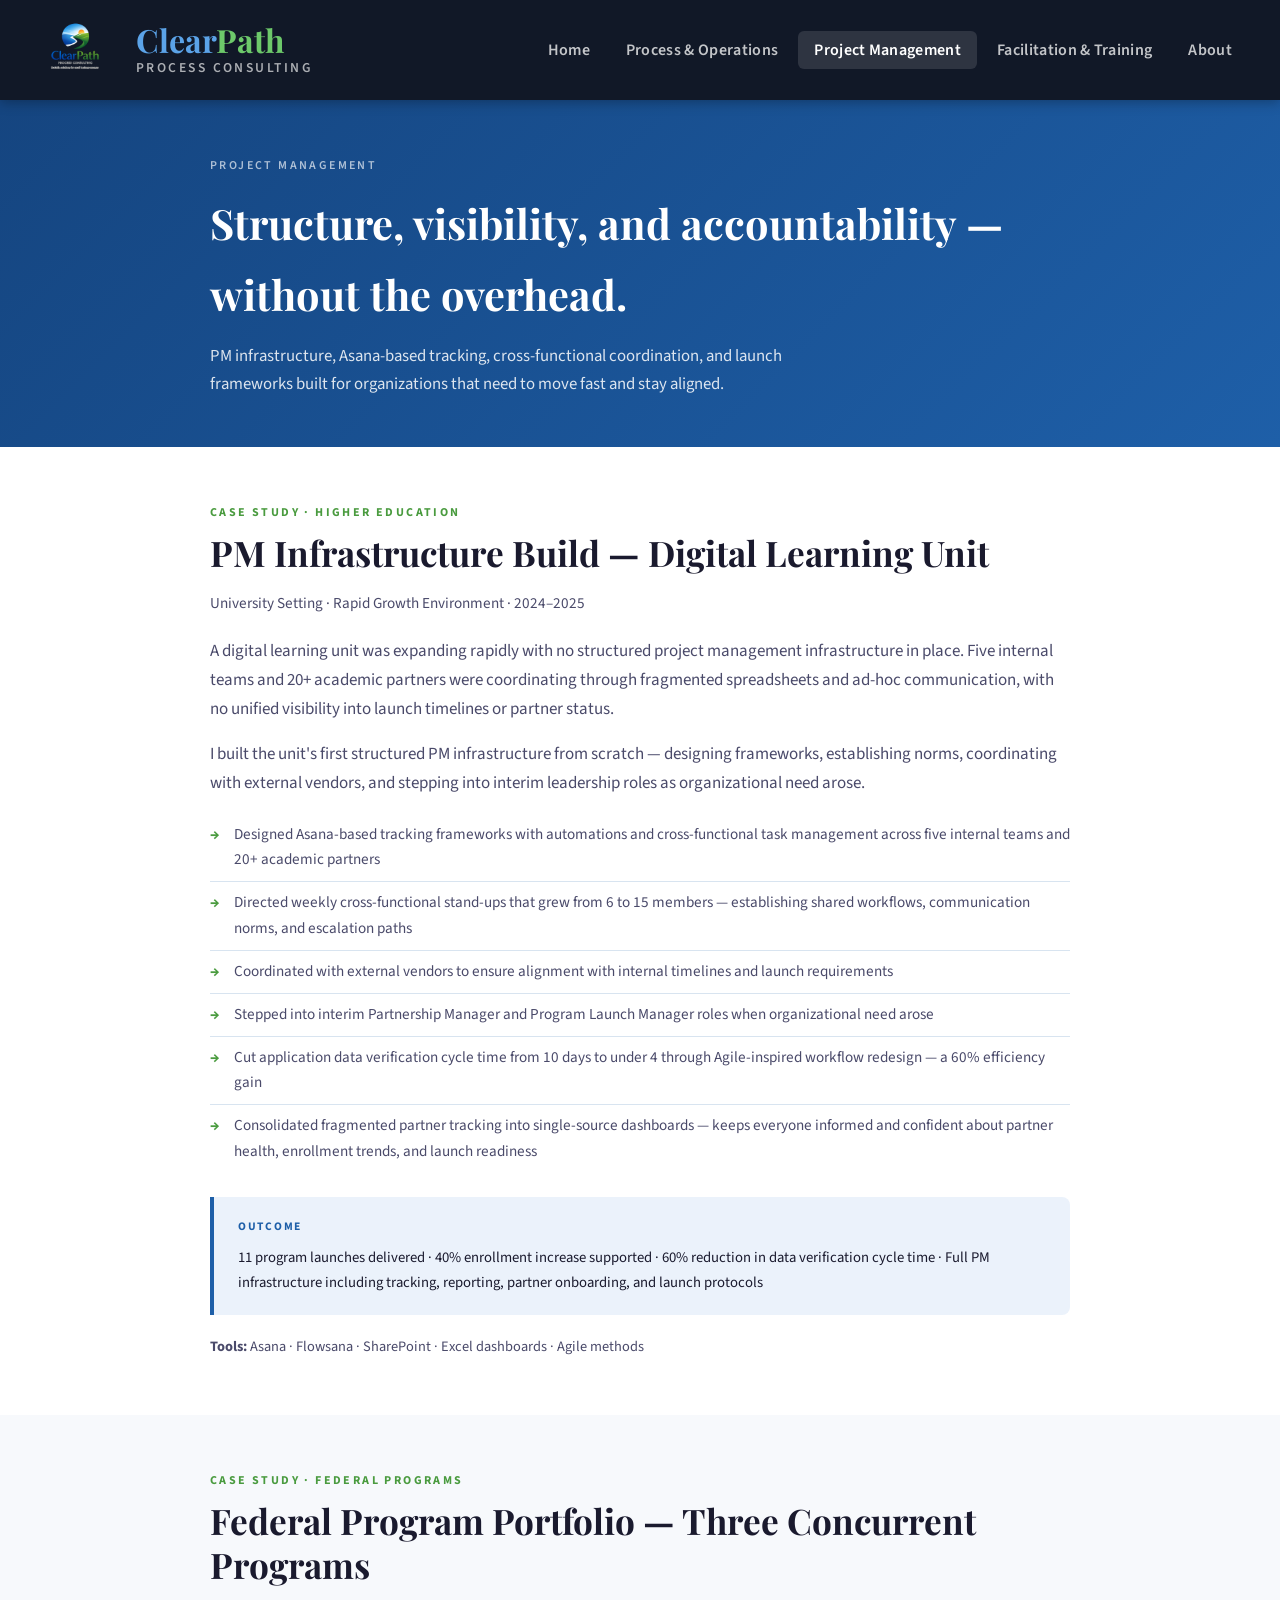
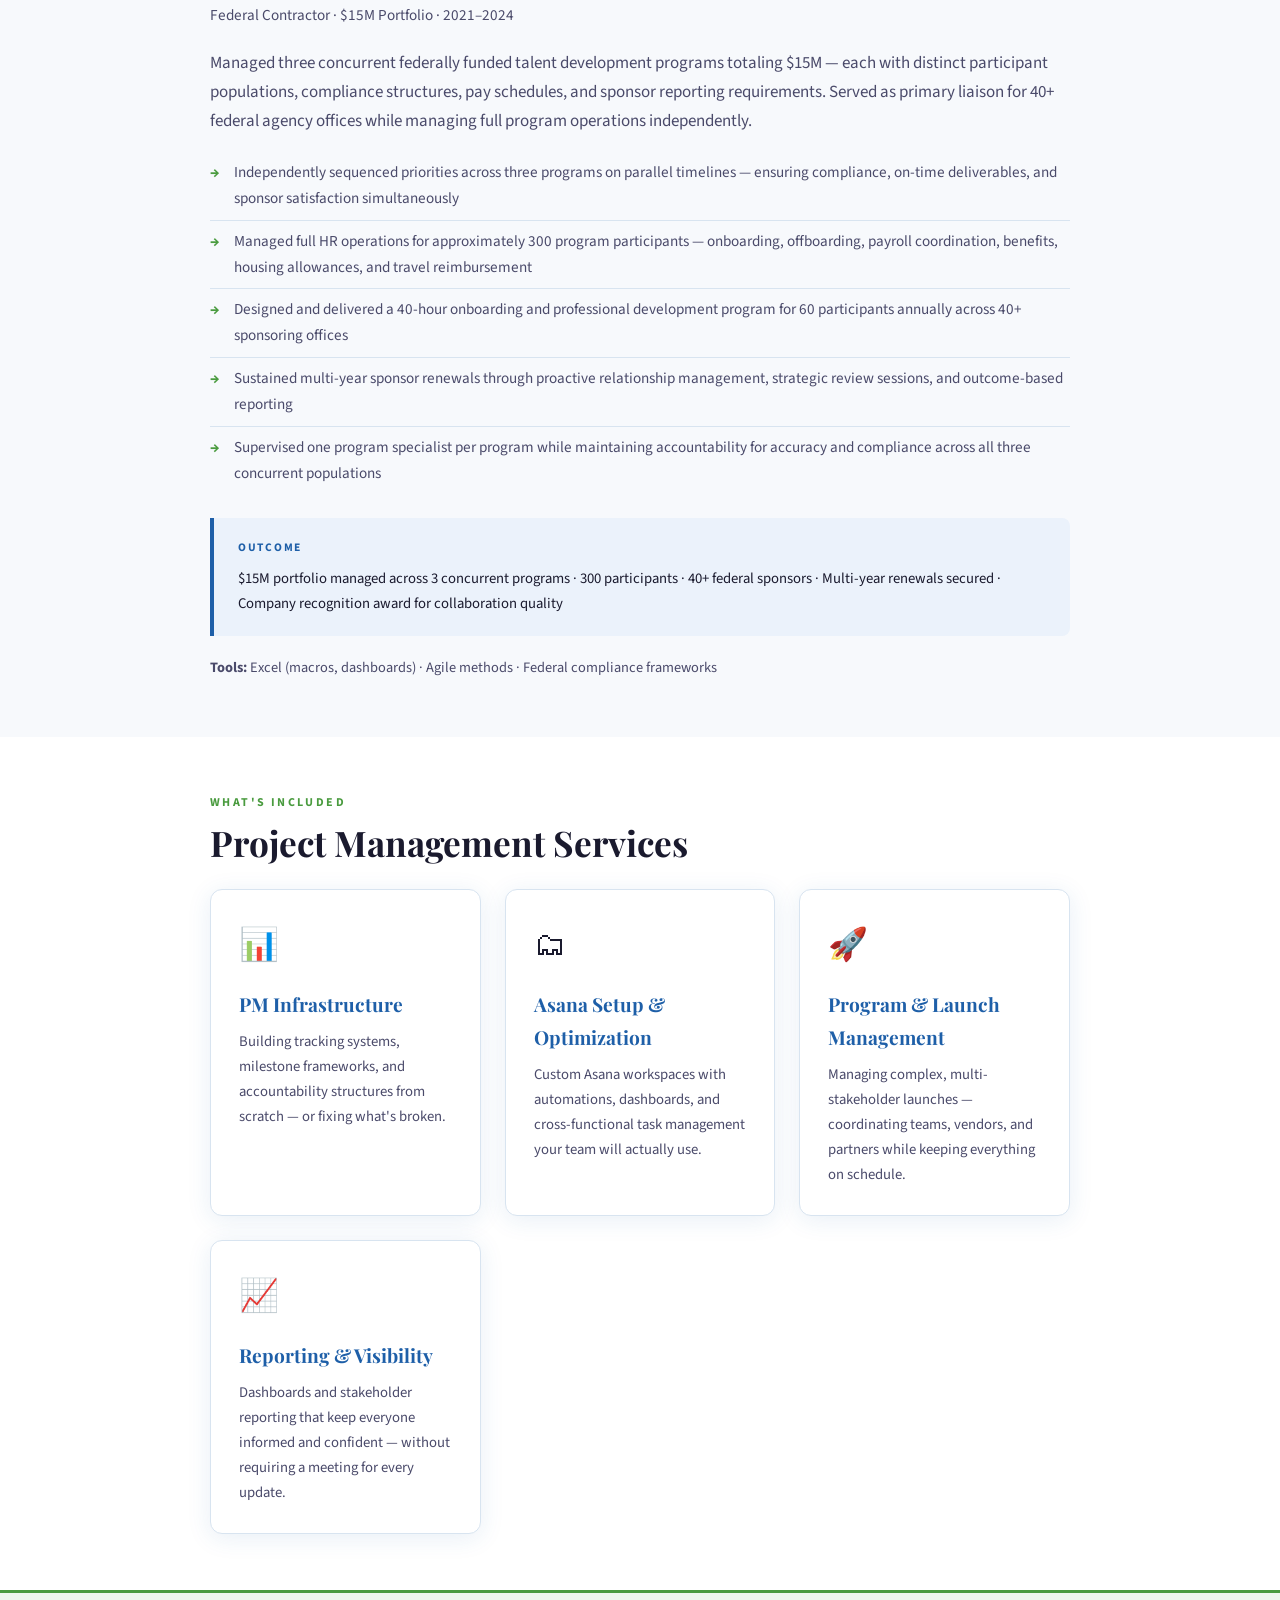
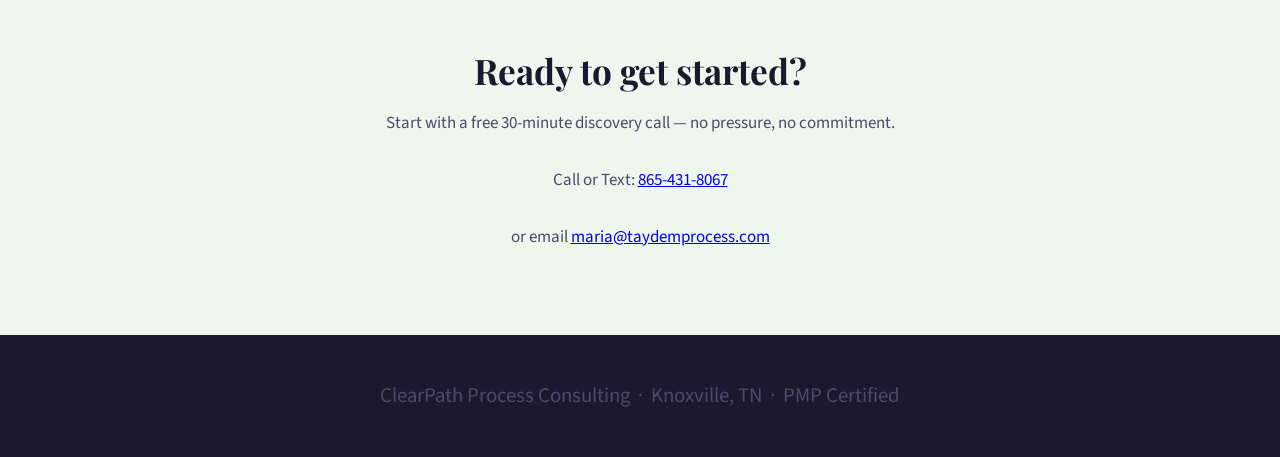
<file: pages/project-management.html>
<!DOCTYPE html>
<html lang="en">
<head>
  <meta charset="UTF-8">
  <meta name="viewport" content="width=device-width, initial-scale=1.0">
  <title>Project Management — ClearPath Process Consulting</title>
  <link rel="stylesheet" href="../css/style.css?v=3">
</head>
<body>

<nav>
  <a href="../index.html" class="nav-brand">
    <img src="../logo.png" class="nav-logo" alt="ClearPath Process Consulting">
    <div class="nav-wordmark">
      <span class="brand-line"><span class="clear">Clear</span><span class="path">Path</span></span>
      <span class="sub">Process Consulting</span>
    </div>
  </a>
  <ul class="nav-links">
    <li><a href="../index.html">Home</a></li>
    <li><a href="operations.html">Process &amp; Operations</a></li>
    <li><a href="project-management.html" class="active">Project Management</a></li>
    <li><a href="facilitation.html">Facilitation &amp; Training</a></li>
    <li><a href="about.html">About</a></li>
  </ul>
</nav>

<div class="page-hero">
  <div class="page-hero-inner">
    <p class="eyebrow">Project Management</p>
    <h1>Structure, visibility, and accountability — without the overhead.</h1>
    <p>PM infrastructure, Asana-based tracking, cross-functional coordination, and launch frameworks built for organizations that need to move fast and stay aligned.</p>
  </div>
</div>

<div class="detail-section">
  <div class="detail-inner">
    <p class="section-label">Case Study · Higher Education</p>
    <h2>PM Infrastructure Build — Digital Learning Unit</h2>
    <h3 style="color:var(--mid); font-family:'Source Sans 3',sans-serif; font-size:0.95rem; font-weight:400; margin-bottom:1.25rem;">University Setting · Rapid Growth Environment · 2024–2025</h3>
    <p>A digital learning unit was expanding rapidly with no structured project management infrastructure in place. Five internal teams and 20+ academic partners were coordinating through fragmented spreadsheets and ad-hoc communication, with no unified visibility into launch timelines or partner status.</p>
    <p>I built the unit's first structured PM infrastructure from scratch — designing frameworks, establishing norms, coordinating with external vendors, and stepping into interim leadership roles as organizational need arose.</p>
    <ul class="bullets">
      <li>Designed Asana-based tracking frameworks with automations and cross-functional task management across five internal teams and 20+ academic partners</li>
      <li>Directed weekly cross-functional stand-ups that grew from 6 to 15 members — establishing shared workflows, communication norms, and escalation paths</li>
      <li>Coordinated with external vendors to ensure alignment with internal timelines and launch requirements</li>
      <li>Stepped into interim Partnership Manager and Program Launch Manager roles when organizational need arose</li>
      <li>Cut application data verification cycle time from 10 days to under 4 through Agile-inspired workflow redesign — a 60% efficiency gain</li>
      <li>Consolidated fragmented partner tracking into single-source dashboards — keeps everyone informed and confident about partner health, enrollment trends, and launch readiness</li>
    </ul>
    <div class="result-box">
      <div class="result-label">Outcome</div>
      <p>11 program launches delivered · 40% enrollment increase supported · 60% reduction in data verification cycle time · Full PM infrastructure including tracking, reporting, partner onboarding, and launch protocols</p>
    </div>
    <p style="margin-top:1.25rem; font-size:0.9rem;"><strong>Tools:</strong> Asana · Flowsana · SharePoint · Excel dashboards · Agile methods</p>
  </div>
</div>

<div class="detail-section">
  <div class="detail-inner">
    <p class="section-label">Case Study · Federal Programs</p>
    <h2>Federal Program Portfolio — Three Concurrent Programs</h2>
    <h3 style="color:var(--mid); font-family:'Source Sans 3',sans-serif; font-size:0.95rem; font-weight:400; margin-bottom:1.25rem;">Federal Contractor · $15M Portfolio · 2021–2024</h3>
    <p>Managed three concurrent federally funded talent development programs totaling $15M — each with distinct participant populations, compliance structures, pay schedules, and sponsor reporting requirements. Served as primary liaison for 40+ federal agency offices while managing full program operations independently.</p>
    <ul class="bullets">
      <li>Independently sequenced priorities across three programs on parallel timelines — ensuring compliance, on-time deliverables, and sponsor satisfaction simultaneously</li>
      <li>Managed full HR operations for approximately 300 program participants — onboarding, offboarding, payroll coordination, benefits, housing allowances, and travel reimbursement</li>
      <li>Designed and delivered a 40-hour onboarding and professional development program for 60 participants annually across 40+ sponsoring offices</li>
      <li>Sustained multi-year sponsor renewals through proactive relationship management, strategic review sessions, and outcome-based reporting</li>
      <li>Supervised one program specialist per program while maintaining accountability for accuracy and compliance across all three concurrent populations</li>
    </ul>
    <div class="result-box">
      <div class="result-label">Outcome</div>
      <p>$15M portfolio managed across 3 concurrent programs · 300 participants · 40+ federal sponsors · Multi-year renewals secured · Company recognition award for collaboration quality</p>
    </div>
    <p style="margin-top:1.25rem; font-size:0.9rem;"><strong>Tools:</strong> Excel (macros, dashboards) · Agile methods · Federal compliance frameworks</p>
  </div>
</div>

<div class="detail-section">
  <div class="detail-inner">
    <p class="section-label">What's included</p>
    <h2>Project Management Services</h2>
    <div class="services-grid" style="margin-top:1.5rem;">
      <div class="service-card" style="pointer-events:none; cursor:default;">
        <div class="service-icon">📊</div>
        <h3>PM Infrastructure</h3>
        <p>Building tracking systems, milestone frameworks, and accountability structures from scratch — or fixing what's broken.</p>
      </div>
      <div class="service-card" style="pointer-events:none; cursor:default;">
        <div class="service-icon">🗂</div>
        <h3>Asana Setup &amp; Optimization</h3>
        <p>Custom Asana workspaces with automations, dashboards, and cross-functional task management your team will actually use.</p>
      </div>
      <div class="service-card" style="pointer-events:none; cursor:default;">
        <div class="service-icon">🚀</div>
        <h3>Program &amp; Launch Management</h3>
        <p>Managing complex, multi-stakeholder launches — coordinating teams, vendors, and partners while keeping everything on schedule.</p>
      </div>
      <div class="service-card" style="pointer-events:none; cursor:default;">
        <div class="service-icon">📈</div>
        <h3>Reporting &amp; Visibility</h3>
        <p>Dashboards and stakeholder reporting that keep everyone informed and confident — without requiring a meeting for every update.</p>
      </div>
    </div>
  </div>
</div>

<section class="cta-section">
  <div class="section-inner">
    <h2>Ready to get started?</h2>
    <p>Start with a free 30-minute discovery call — no pressure, no commitment.</p>
    <p class="cta-phone">Call or Text: <a href="tel:8654318067">865-431-8067</a></p>
    <p class="cta-email">or email <a href="mailto:maria@taydemprocess.com">maria@taydemprocess.com</a></p>
  </div>
</section>

<footer>
  <p>ClearPath Process Consulting &nbsp;&middot;&nbsp; Knoxville, TN &nbsp;&middot;&nbsp; PMP Certified</p>
</footer>

<script src="../js/nav.js"></script>
</body>
</html>
</file>
<file: css/style.css>
@import url('https://fonts.googleapis.com/css2?family=Playfair+Display:wght@400;600;700&family=Source+Sans+3:ital,wght@0,300;0,400;0,600;1,300;1,400&display=swap');

:root {
  --blue: #1E5FA8;
  --blue-dark: #154580;
  --blue-light: #EBF2FB;
  --green: #4A9B3F;
  --green-light: #EEF7ED;
  --dark: #1A1A2E;
  --mid: #4A4A6A;
  --light: #F7F9FC;
  --white: #ffffff;
  --border: #D8E4F0;
  --shadow: 0 4px 24px rgba(30,95,168,0.10);
  --shadow-lg: 0 12px 48px rgba(30,95,168,0.15);
  --nav-bg: #111827;
}

*, *::before, *::after { box-sizing: border-box; margin: 0; padding: 0; }
html { scroll-behavior: smooth; }
body { font-family: 'Source Sans 3', sans-serif; color: var(--dark); background: var(--white); font-size: 17px; line-height: 1.7; }

/* ── NAV ── */
nav {
  position: sticky; top: 0; z-index: 100;
  background: var(--nav-bg);
  padding: 0 2rem;
  display: flex; align-items: center; justify-content: space-between;
  height: 100px;
  box-shadow: 0 2px 12px rgba(0,0,0,0.3);
}

.nav-brand { display: flex; align-items: center; gap: 1rem; text-decoration: none; }

.nav-logo { height: 88px; width: auto; object-fit: contain; }

.nav-wordmark { display: flex; flex-direction: column; line-height: 1.1; }
.nav-wordmark .brand-line { font-family: 'Playfair Display', serif; font-size: 2rem; font-weight: 700; line-height: 1; }
.nav-wordmark .clear { color: #5BA3E8; }
.nav-wordmark .path { color: #6DC96A; }
.nav-wordmark .sub { font-size: 0.85rem; letter-spacing: 0.18em; text-transform: uppercase; color: rgba(255,255,255,0.65); font-weight: 600; margin-top: 0.3rem; }

.nav-links { display: flex; gap: 0.25rem; list-style: none; }
.nav-links a {
  text-decoration: none; color: rgba(255,255,255,0.75);
  font-size: 1rem; font-weight: 600;
  padding: 0.5rem 1rem; border-radius: 6px;
  transition: all 0.2s; letter-spacing: 0.02em;
}
.nav-links a:hover, .nav-links a.active { color: #fff; background: rgba(255,255,255,0.12); }

/* ── HERO ── */
.hero {
  background: linear-gradient(135deg, var(--blue-dark) 0%, var(--blue) 60%, #2E7DD4 100%);
  color: var(--white); padding: 5rem 2rem 4rem;
  position: relative; overflow: hidden;
}
.hero::before { content: ''; position: absolute; top: -80px; right: -80px; width: 400px; height: 400px; background: rgba(74,155,63,0.15); border-radius: 50%; }
.hero::after { content: ''; position: absolute; bottom: -60px; left: -60px; width: 300px; height: 300px; background: rgba(255,255,255,0.05); border-radius: 50%; }
.hero-inner { max-width: 860px; margin: 0 auto; position: relative; z-index: 1; }
.hero-eyebrow { font-size: 0.8rem; letter-spacing: 0.2em; text-transform: uppercase; color: rgba(255,255,255,0.7); margin-bottom: 1rem; font-weight: 600; }
.hero h1 { font-family: 'Playfair Display', serif; font-size: clamp(2rem, 4vw, 3rem); font-weight: 700; line-height: 1.2; margin-bottom: 1.5rem; }
.hero h1 em { font-style: normal; color: #7DD87A; }
.hero-sub { font-size: 1.1rem; line-height: 1.7; color: rgba(255,255,255,0.88); max-width: 680px; margin-bottom: 2rem; }
.hero-cta { display: inline-flex; gap: 1rem; flex-wrap: wrap; }

.btn { display: inline-block; padding: 0.75rem 1.75rem; border-radius: 8px; font-weight: 600; font-size: 0.95rem; text-decoration: none; transition: all 0.2s; letter-spacing: 0.02em; }
.btn-white { background: var(--white); color: var(--blue); }
.btn-white:hover { background: var(--blue-light); transform: translateY(-1px); box-shadow: var(--shadow); }
.btn-outline { background: transparent; color: var(--white); border: 2px solid rgba(255,255,255,0.6); }
.btn-outline:hover { border-color: var(--white); background: rgba(255,255,255,0.1); }
.btn-green { background: var(--green); color: var(--white); }
.btn-green:hover { background: #3a8a30; transform: translateY(-1px); box-shadow: var(--shadow); }

/* ── SECTIONS ── */
section { padding: 4rem 2rem; }
.section-inner { max-width: 900px; margin: 0 auto; }
.section-label { font-size: 0.75rem; letter-spacing: 0.2em; text-transform: uppercase; color: var(--green); font-weight: 700; margin-bottom: 0.5rem; }
h2 { font-family: 'Playfair Display', serif; font-size: clamp(1.6rem, 3vw, 2.2rem); color: var(--dark); margin-bottom: 1rem; line-height: 1.25; }
h3 { font-family: 'Playfair Display', serif; font-size: 1.2rem; color: var(--blue); margin-bottom: 0.5rem; }
p { margin-bottom: 1rem; color: var(--mid); }
p:last-child { margin-bottom: 0; }

/* ── PAIN POINTS ── */
.pain-section { background: var(--light); }
.pain-grid { display: grid; grid-template-columns: repeat(auto-fit, minmax(260px, 1fr)); gap: 1rem; margin-top: 2rem; }
.pain-card { background: var(--white); border: 1px solid var(--border); border-left: 4px solid var(--blue); border-radius: 8px; padding: 1.1rem 1.25rem; font-size: 0.95rem; color: var(--mid); line-height: 1.5; }

/* ── SERVICES ── */
.services-grid { display: grid; grid-template-columns: repeat(auto-fit, minmax(240px, 1fr)); gap: 1.5rem; margin-top: 2rem; }
.service-card { background: var(--white); border: 1px solid var(--border); border-radius: 12px; padding: 1.75rem; text-decoration: none; transition: all 0.2s; box-shadow: var(--shadow); display: block; }
.service-card:hover { transform: translateY(-3px); box-shadow: var(--shadow-lg); border-color: var(--blue); }
.service-icon { font-size: 2rem; margin-bottom: 1rem; }
.service-card h3 { color: var(--blue); margin-bottom: 0.5rem; }
.service-card p { font-size: 0.92rem; }
.service-card .learn-more { display: inline-block; margin-top: 1rem; font-size: 0.85rem; font-weight: 700; color: var(--green); letter-spacing: 0.05em; }

/* ── CASE CARDS ── */
.case-studies { background: var(--light); }
.case-grid { display: grid; grid-template-columns: repeat(auto-fit, minmax(280px, 1fr)); gap: 1.5rem; margin-top: 2rem; }
.case-card { background: var(--white); border-radius: 12px; padding: 1.75rem; border: 1px solid var(--border); box-shadow: var(--shadow); }
.case-tag { display: inline-block; background: var(--blue-light); color: var(--blue); font-size: 0.72rem; font-weight: 700; letter-spacing: 0.1em; text-transform: uppercase; padding: 0.2rem 0.65rem; border-radius: 20px; margin-bottom: 0.75rem; }
.case-card h3 { font-size: 1.05rem; color: var(--dark); margin-bottom: 0.5rem; }
.case-card p { font-size: 0.9rem; }
.case-result { margin-top: 1rem; padding-top: 1rem; border-top: 1px solid var(--border); font-size: 0.85rem; font-weight: 600; color: var(--green); }

/* ── STEPS ── */
.steps { display: flex; flex-direction: column; gap: 1.5rem; margin-top: 2rem; }
.step { display: flex; gap: 1.5rem; align-items: flex-start; }
.step-num { flex-shrink: 0; width: 44px; height: 44px; background: var(--blue); color: var(--white); border-radius: 50%; display: flex; align-items: center; justify-content: center; font-family: 'Playfair Display', serif; font-size: 1.1rem; font-weight: 700; }
.step-body h3 { color: var(--dark); font-size: 1.05rem; }

/* ── CREDENTIALS BAR ── */
.creds { background: var(--blue); color: var(--white); padding: 2.5rem 2rem; }
.creds-inner { max-width: 900px; margin: 0 auto; display: flex; flex-wrap: wrap; gap: 2rem; justify-content: center; align-items: center; }
.cred-item { text-align: center; }
.cred-item .label { font-size: 0.72rem; letter-spacing: 0.15em; text-transform: uppercase; color: rgba(255,255,255,0.65); margin-bottom: 0.2rem; }
.cred-item .value { font-weight: 700; font-size: 0.95rem; color: var(--white); }

/* ── CTA ── */
.cta-section { background: var(--green-light); border-top: 3px solid var(--green); text-align: center; padding: 3.5rem 2rem; }
.cta-section h2 { color: var(--dark); }
.cta-section p { max-width: 560px; margin: 0.75rem auto 1.75rem; }

/* ── FOOTER ── */
footer { background: var(--dark); color: #ffffff; padding: 2.5rem 2rem; text-align: center; font-size: 1.3rem; line-height: 2; }
footer a { color: #ffffff; text-decoration: none; font-weight: 700; }
footer a:hover { color: #6DC96A; }
.footer-contact { font-size: 1.6rem; font-weight: 700; color: #ffffff; margin-bottom: 0.5rem; }

/* ── PAGE HERO ── */
.page-hero { background: linear-gradient(135deg, var(--blue-dark) 0%, var(--blue) 100%); color: var(--white); padding: 3.5rem 2rem 3rem; }
.page-hero-inner { max-width: 860px; margin: 0 auto; }
.page-hero .eyebrow { font-size: 0.75rem; letter-spacing: 0.2em; text-transform: uppercase; color: rgba(255,255,255,0.65); margin-bottom: 0.75rem; font-weight: 600; }
.page-hero h1 { font-family: 'Playfair Display', serif; font-size: clamp(1.8rem, 3.5vw, 2.6rem); font-weight: 700; margin-bottom: 0.75rem; }
.page-hero p { color: rgba(255,255,255,0.85); font-size: 1.05rem; max-width: 640px; margin: 0; }

/* ── DETAIL SECTIONS ── */
.detail-section { padding: 3.5rem 2rem; }
.detail-section:nth-child(even) { background: var(--light); }
.detail-inner { max-width: 860px; margin: 0 auto; }

.bullets { list-style: none; margin: 1rem 0; }
.bullets li { padding: 0.5rem 0 0.5rem 1.5rem; position: relative; font-size: 0.95rem; color: var(--mid); border-bottom: 1px solid var(--border); }
.bullets li:last-child { border-bottom: none; }
.bullets li::before { content: '→'; position: absolute; left: 0; color: var(--green); font-weight: 700; }

.result-box { background: var(--blue-light); border-left: 4px solid var(--blue); border-radius: 0 8px 8px 0; padding: 1.25rem 1.5rem; margin-top: 1.5rem; }
.result-box .result-label { font-size: 0.72rem; letter-spacing: 0.15em; text-transform: uppercase; color: var(--blue); font-weight: 700; margin-bottom: 0.5rem; }
.result-box p { font-size: 0.92rem; color: var(--dark); margin: 0; }

/* ── ABOUT ── */
.about-grid { display: grid; grid-template-columns: 280px 1fr; gap: 3rem; align-items: start; margin-top: 2rem; }
.about-photo { width: 100%; border-radius: 12px; box-shadow: var(--shadow-lg); }

/* ── CREDENTIALS LIST (about page) ── */
.cred-group { margin-bottom: 2rem; }
.cred-group h3 { font-family: 'Source Sans 3', sans-serif; font-size: 1rem; font-weight: 700; color: var(--dark); margin-bottom: 0.5rem; text-transform: uppercase; letter-spacing: 0.05em; border-bottom: 2px solid var(--border); padding-bottom: 0.4rem; }
.cred-group ul { list-style: none; margin: 0; padding: 0; }
.cred-group ul li { padding: 0.35rem 0 0.35rem 1.25rem; font-size: 0.92rem; color: var(--mid); border-bottom: 1px solid var(--border); }
.cred-group ul li:last-child { border-bottom: none; }

@media (max-width: 700px) {
  .about-grid { grid-template-columns: 1fr; }
  .nav-links { display: none; }
  .hero { padding: 3rem 1.25rem 2.5rem; }
}
</file>
